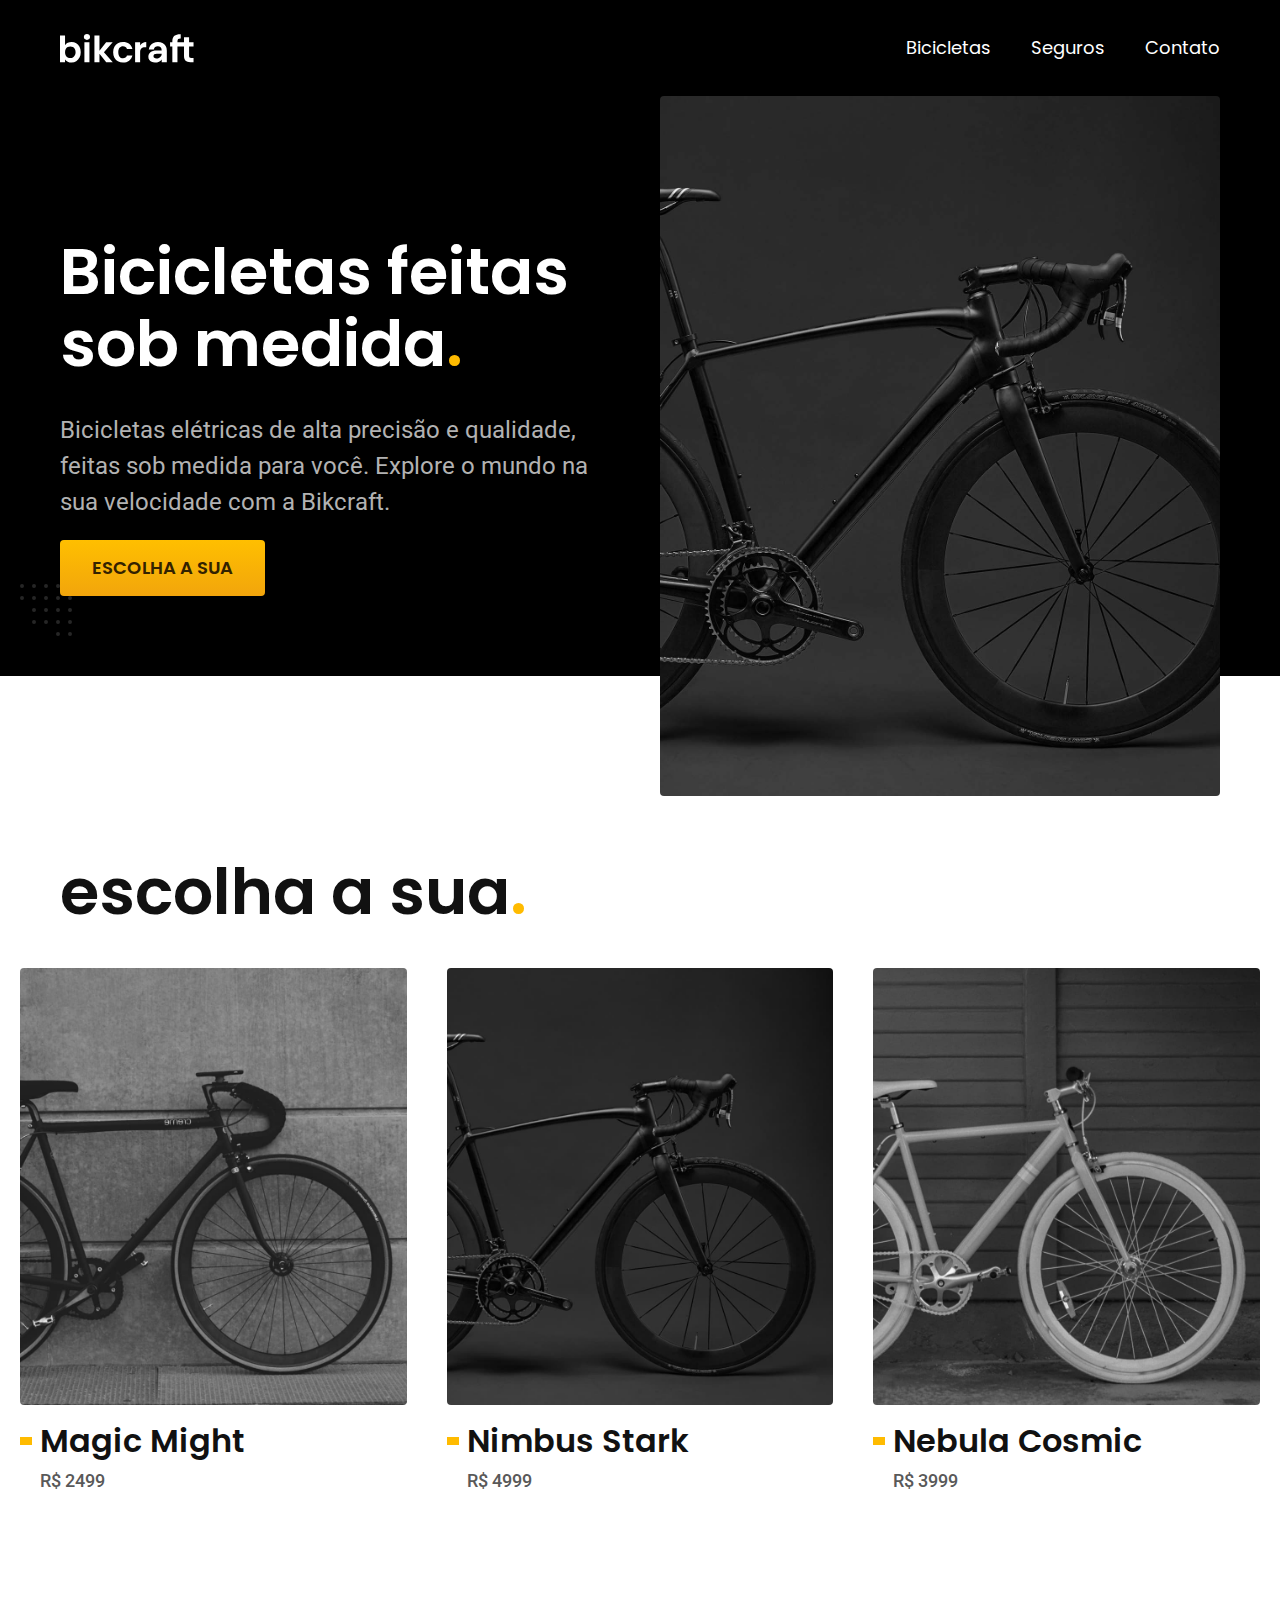
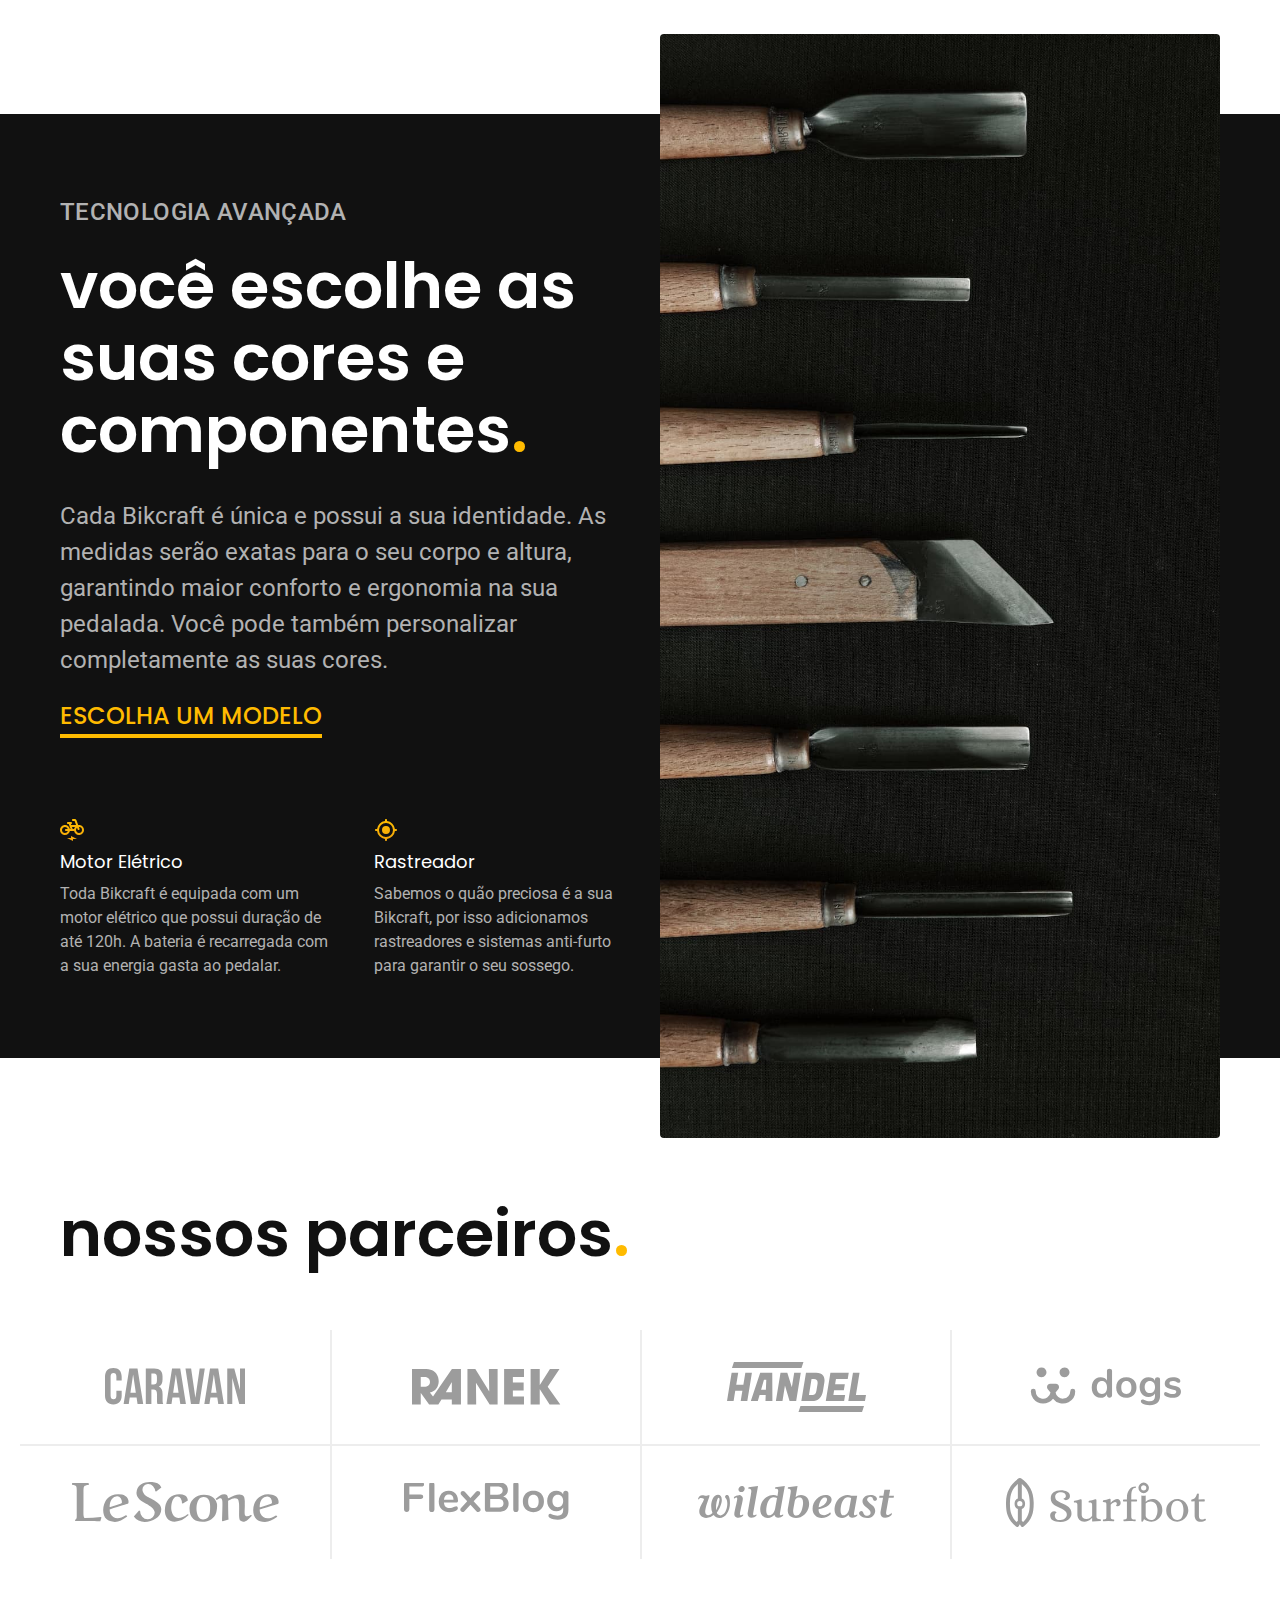
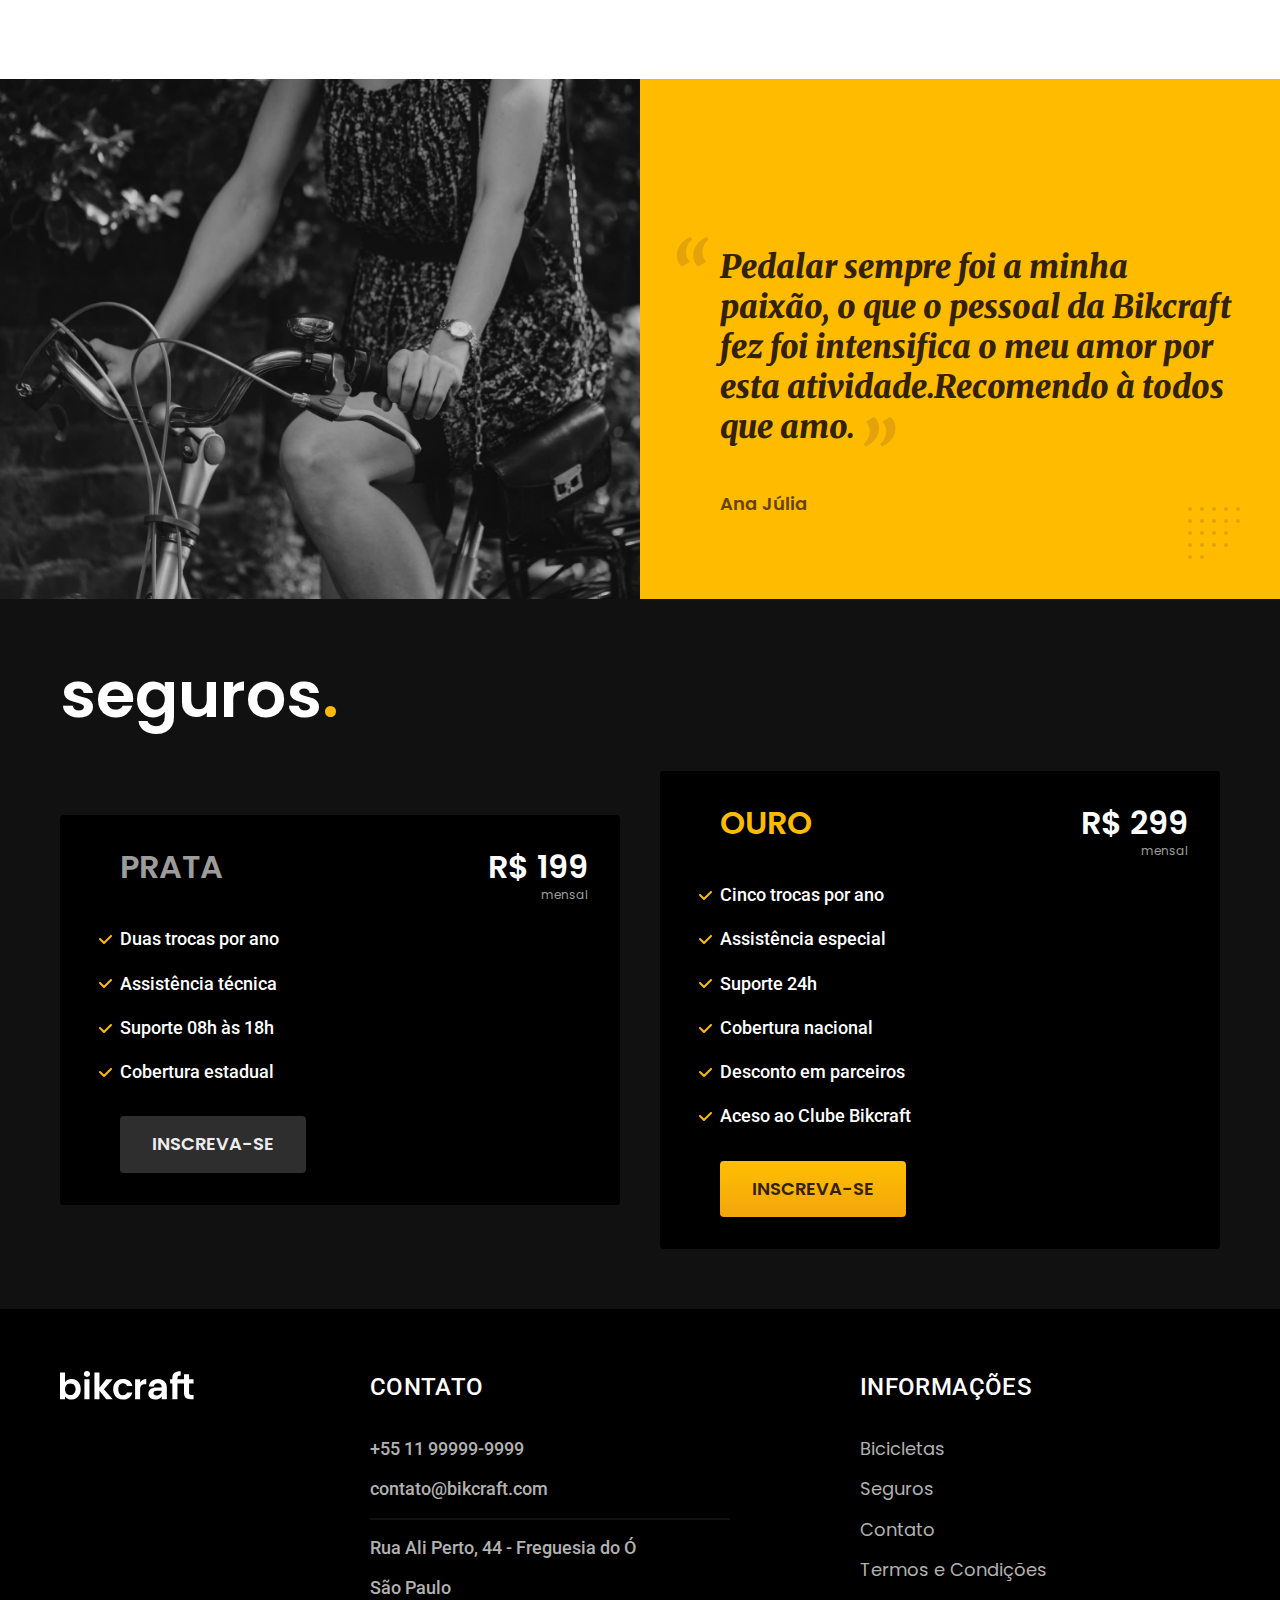
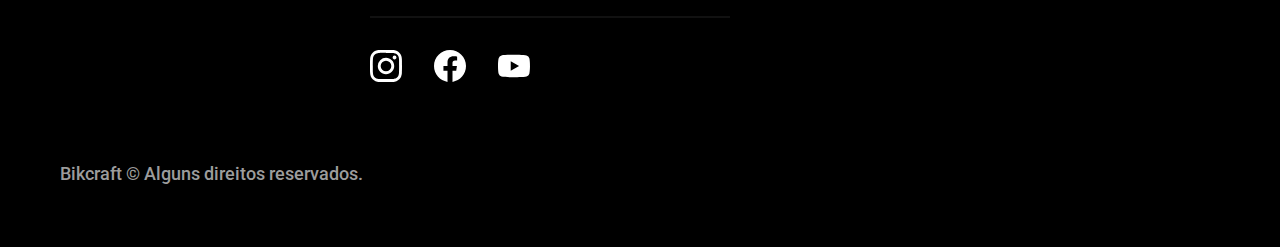
<file: index.html>
<!DOCTYPE html>
<html lang="pt-br">
  <head>
    <meta charset="UTF-8" />
    <meta http-equiv="X-UA-Compatible" content="IE=edge" />
    <meta name="viewport" content="width=device-width, initial-scale=1.0" />
    <title>Bikcraft - Bicicletas Elétricas</title>
    <meta
      name="description"
      content="Bicicletas elétricas de alta precisão e qualidade,  feitas sob medida para o cliente. Explore o mundo na sua velocidade com a Bikcraft."
    />

    <link rel="icon" href="./favicon.svg" type="image/svg+xml">
    <link rel="preload" href="./css/style.min.css" as="style" />
    <link rel="stylesheet" href="./css/style.min.css" />

    <link rel="preconnect" href="https://fonts.googleapis.com" />
    <link rel="preconnect" href="https://fonts.gstatic.com" crossorigin />
    <link
      href="https://fonts.googleapis.com/css2?family=Merriweather:ital,wght@1,900&family=Poppins:wght@400;600&family=Roboto:wght@400;500&display=swap"
      rel="stylesheet"
    />

    <script>document.documentElement.classList.add("js");</script>
  </head>

  <body>
    <header class="header-bg">
      <div class="header container">
        <a href="./">
          <img
            src="./img/bikcraft.svg"
            width="136"
            height="32"
            alt="Bikcraft"
          />
        </a>

        <nav aria-label="primaria">
          <ul class="header-menu font-1-m cor-0">
            <li><a href="./bicicletas.html">Bicicletas</a></li>
            <li><a href="./seguros.html">Seguros</a></li>
            <li><a href="./contato.html">Contato</a></li>
          </ul>
        </nav>
      </div>
    </header>

    <main class="introducao-bg">
      <div class="introducao container">
        <div class="introducao-conteudo">
          <h1 class="font-1-xxl cor-0 fadeInDown" data-anime="200">
            Bicicletas feitas sob medida<span class="cor-p1">.</span>
          </h1>
          <p class="font-2-l cor-5 fadeInDown" data-anime="400">
            Bicicletas elétricas de alta precisão e qualidade, feitas sob medida
            para você. Explore o mundo na sua velocidade com a Bikcraft.
          </p>
          <a class="botao fadeInDown" data-anime="600" href="./bicicletas.html"
            >Escolha a sua</a
          >
        </div>
        <picture class="fadeInDown" fadeInDown data-anime="800">
          <source
            media="(max-width: 800px)"
            srcset="./img/bicicletas/nimbus.jpg"
          />
          <img
            src="./img/fotos/introducao.jpg"
            width="1280"
            height="1600"
            alt="Bicicleta elétrica preta."
          />
        </picture>
      </div>
    </main>

    <article class="bicicletas-lista">
      <h2 class="container font-1-xxl">
        escolha a sua<span class="cor-p1">.</span>
      </h2>

      <ul>
        <li>
          <a href="./bicicletas/magic.html">
            <img
              src="./img/bicicletas/magic-home.jpg"
              width="920"
              height="1040"
              alt="Bicicleta preta"
            />
            <h3 class="font-1-xl">Magic Might</h3>
            <span class="font-2-m cor-8">R$ 2499</span>
          </a>
        </li>
        <li>
          <a href="./bicicletas/nimbus.html">
            <img
              src="./img/bicicletas/nimbus-home.jpg"
              width="920"
              height="1040"
              alt="Bicicleta preta"
            />
            <h3 class="font-1-xl">Nimbus Stark</h3>
            <span class="font-2-m cor-8">R$ 4999</span>
          </a>
        </li>
        <li>
          <a href="./bicicletas/nebula.html">
            <img
              src="./img/bicicletas/nebula-home.jpg"
              width="920"
              height="1040"
              alt="Bicicleta preta"
            />
            <h3 class="font-1-xl">Nebula Cosmic</h3>
            <span class="font-2-m cor-8">R$ 3999</span>
          </a>
        </li>
      </ul>
    </article>

    <article class="tecnologia-bg">
      <div class="tecnologia container">
        <div class="tecnologia-conteudo">
          <span class="font-2-l-b cor-5">Tecnologia Avançada</span>
          <h2 class="font-1-xxl cor-0">
            você escolhe as suas cores e componentes<span class="cor-p1"
              >.</span
            >
          </h2>
          <p class="font-2-l cor-5">
            Cada Bikcraft é única e possui a sua identidade. As medidas serão
            exatas para o seu corpo e altura, garantindo maior conforto e
            ergonomia na sua pedalada. Você pode também personalizar
            completamente as suas cores.
          </p>
          <a class="link" href="./bicicletas.html">Escolha um modelo</a>
          <div class="tecnologia-vantagens">
            <div>
              <img
                src="./img/icones/eletrica.svg"
                width="24"
                height="24"
                alt=""
              />
              <h3 class="font-1-m cor-0">Motor Elétrico</h3>
              <p class="font-2-s cor-5">
                Toda Bikcraft é equipada com um motor elétrico que possui
                duração de até 120h. A bateria é recarregada com a sua energia
                gasta ao pedalar.
              </p>
            </div>
            <div>
              <img
                src="./img/icones/rastreador.svg"
                width="24"
                height="24"
                alt=""
              />
              <h3 class="font-1-m cor-0">Rastreador</h3>
              <p class="font-2-s cor-5">
                Sabemos o quão preciosa é a sua Bikcraft, por isso adicionamos
                rastreadores e sistemas anti-furto para garantir o seu sossego.
              </p>
            </div>
          </div>
        </div>
        <div class="tecnologia-imagem">
          <img
            src="./img/fotos/tecnologia.jpg"
            width="1200"
            height="1920"
            alt=""
          />
        </div>
      </div>
    </article>

    <section class="parceiros" aria-label="Nossos parceiros">
      <h2 class="container font-1-xxl">
        nossos parceiros<span class="cor-p1">.</span>
      </h2>

      <ul>
        <li>
          <img
            src="./img/parceiros/caravan.svg"
            alt="logo-empresa-caravan"
            width="140"
            height="38"
            ="caravan"
          />
        </li>
        <li>
          <img
            src="./img/parceiros/ranek.svg"
            alt="logo-empresa-ranek"
            width="149"
            height="36"
            ="ranek"
          />
        </li>
        <li>
          <img
            src="./img/parceiros/handel.svg"
            alt="logo-empresa-handel"
            width="139"
            height="50"
            ="randel"
          />
        </li>
        <li>
          <img
            src="./img/parceiros/dogs.svg"
            width="152"
            height="39"
            ="dogs"
            alt="logo-empresa-dogs"
          />
        </li>
        <li>
          <img
            src="./img/parceiros/lescone.svg"
            alt="logo-empresa-lescone"
            width="208"
            height="41"
            ="lescone"
          />
        </li>
        <li>
          <img
            src="./img/parceiros/flexblog.svg"
            alt="logo-empresa-flexblog"
            width="165"
            height="38"
            ="flexblog"
          />
        </li>
        <li>
          <img
            src="./img/parceiros/wildbeast.svg"
            alt="logo-empresa-wildbeast"
            width="196"
            height="34"
            ="wildbeast"
          />
        </li>
        <li>
          <img
            src="./img/parceiros/surfbot.svg"
            alt="logo-empresa-surfbot"
            width="200"
            height="49"
            ="surfbot"
          />
        </li>
      </ul>
    </section>

    <section class="depoimento" aria-label="Depoimento">
      <div>
        <img
          src="./img/fotos/depoimento.jpg"
          width="1560"
          height="1360"
          alt="Pessoa pedalando uma bicicleta Bikcraft"
        />
      </div>
      <div class="depoimento-conteudo">
        <blockquote class="font-1-xl cor-p5">
          <p>
            Pedalar sempre foi a minha paixão, o que o pessoal da Bikcraft fez
            foi intensifica o meu amor por esta atividade.Recomendo à todos que
            amo.
          </p>
          <span class="font-1-m-b cor-p4">Ana Júlia</span>
        </blockquote>
      </div>
    </section>

    <article class="seguros-bg">
      <div class="seguros container">
        <h2 class="font-1-xxl cor-0">seguros<span class="cor-p1">.</span></h2>
        <div class="seguros-item">
          <h3 class="font-1-xl cor-6">PRATA</h3>
          <span class="font-1-xl cor-0"
            >R$ 199 <span class="font-1-xs cor-6">mensal</span></span
          >
          <ul class="font-2-m cor-0">
            <li>Duas trocas por ano</li>
            <li>Assistência técnica</li>
            <li>Suporte 08h às 18h</li>
            <li>Cobertura estadual</li>
          </ul>
          <a class="botao secundario" href="./orcamento.html?tipo=seguro&produto=prata">Inscreva-se</a>
        </div>

        <div class="seguros-item">
          <h3 class="font-1-xl cor-p1">OURO</h3>
          <span class="font-1-xl cor-0"
            >R$ 299 <span class="font-1-xs cor-6">mensal</span></span
          >
          <ul class="font-2-m cor-0">
            <li>Cinco trocas por ano</li>
            <li>Assistência especial</li>
            <li>Suporte 24h</li>
            <li>Cobertura nacional</li>
            <li>Desconto em parceiros</li>
            <li>Aceso ao Clube Bikcraft</li>
          </ul>
          <a class="botao" href="./orcamento.html?tipo=seguro&produto=ouro">Inscreva-se</a>
        </div>
      </div>
    </article>

    <footer class="footer-bg">
      <div class="footer container">
        <img src="./img/bikcraft.svg" width="136" height="32" alt="Bikcraft" />
        <div class="footer-contato">
          <h3 class="font-2-l-b cor-0">Contato</h3>
          <ul class="font-2-m cor-5">
            <li><a href="tel:+551199999999">+55 11 99999-9999</a></li>
            <li>
              <a href="mailto:contato@bikcraft.com">contato@bikcraft.com</a>
            </li>
            <li>Rua Ali Perto, 44 - Freguesia do Ó</li>
            <li>São Paulo</li>
          </ul>
          <div class="footer-redes">
            <a href="./">
              <img
                src="./img/redes/instagram.svg"
                width="32"
                height="32"
                alt="Instagram"
              />
            </a>
            <a href="./">
              <img
                src="./img/redes/facebook.svg"
                width="32"
                height="32"
                alt="Facebook"
              />
            </a>
            <a href="./">
              <img
                src="./img/redes/youtube.svg"
                width="32"
                height="32"
                alt="YouTube"
              />
            </a>
          </div>
        </div>
        <div class="footer-informacoes">
          <h3 class="font-2-l-b cor-0">Informações</h3>
          <nav>
            <ul class="font-1-m cor-5">
              <li><a href="./bicicletas.html">Bicicletas</a></li>
              <li><a href="./seguros.html">Seguros</a></li>
              <li><a href="./contato.html">Contato</a></li>
              <li><a href="./termos.html">Termos e Condições</a></li>
            </ul>
          </nav>
        </div>
        <p class="footer-copy font-2-m cor-6">
          Bikcraft © Alguns direitos reservados.
        </p>
      </div>
    </footer>

    <script src="./js/plugins/simple-anime.js"></script>
    <script src="./js/script.js"></script>
    
  </body>
</html>
</file>
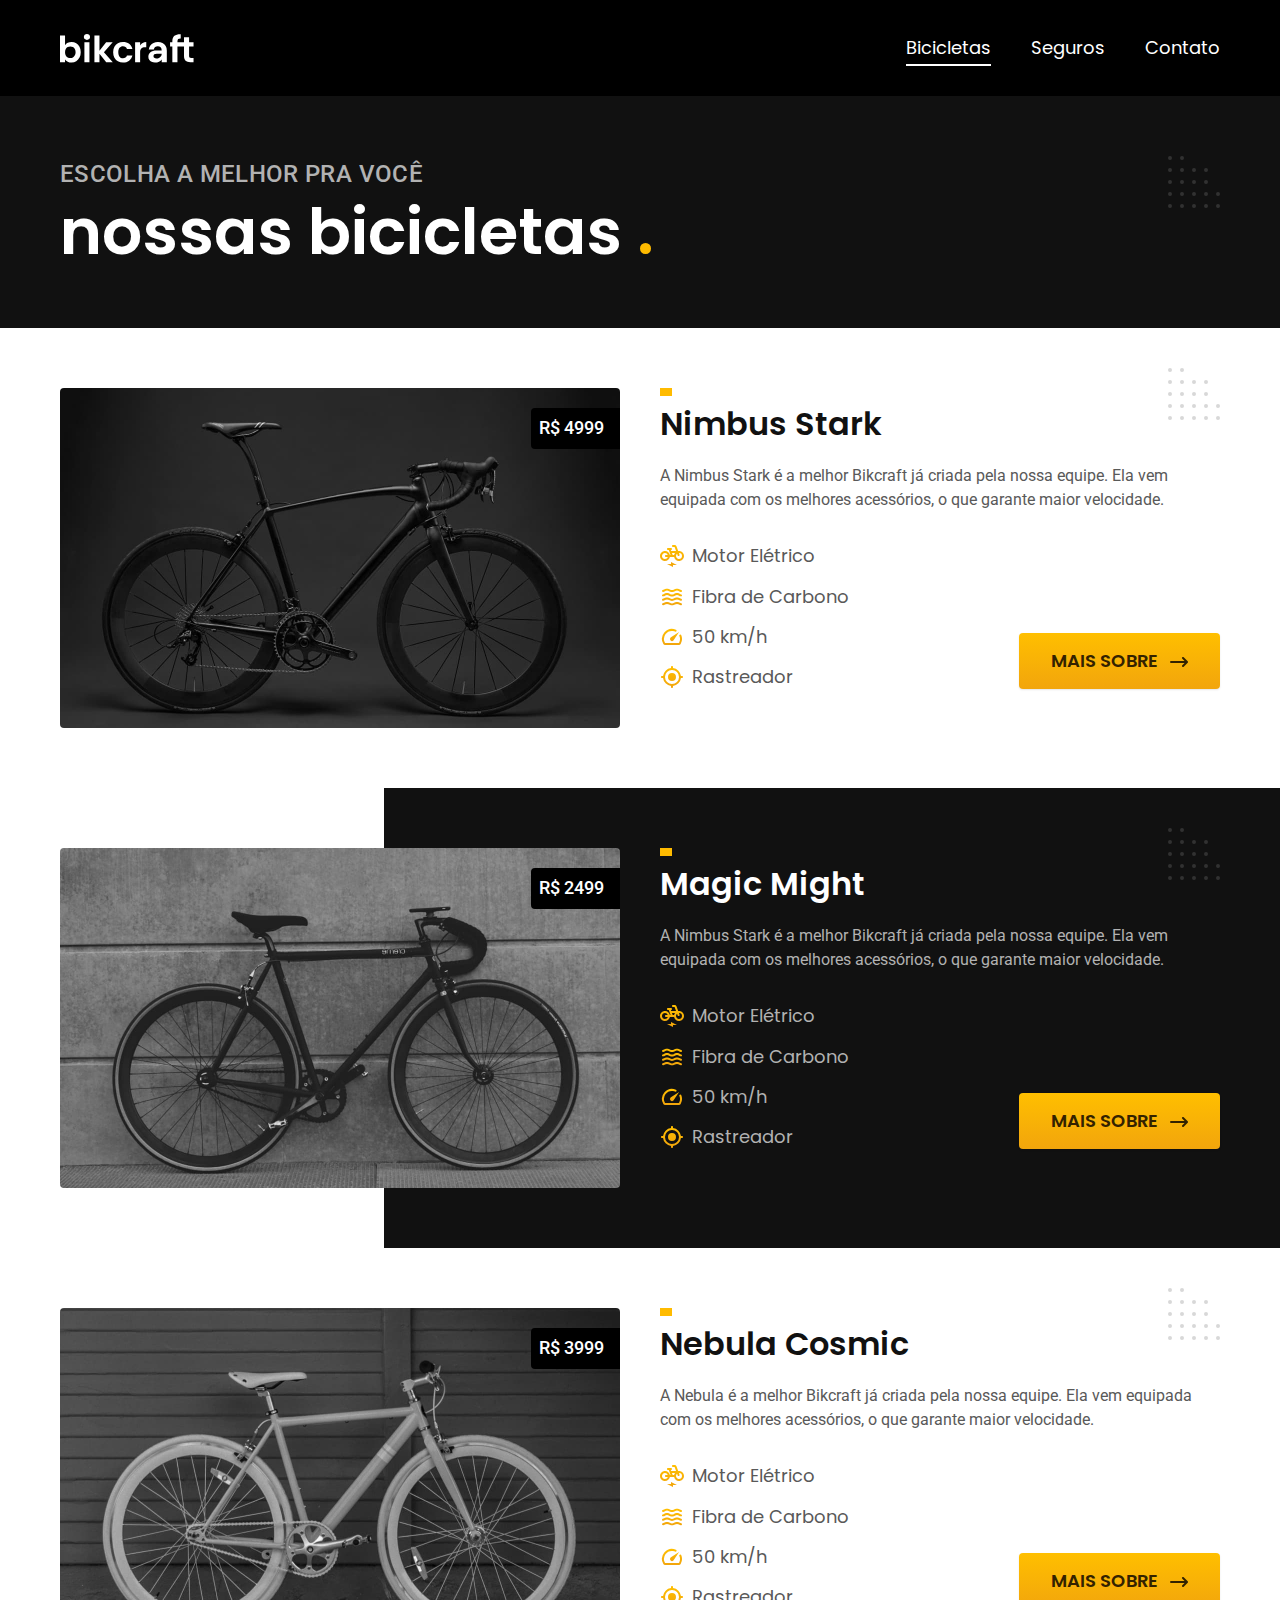
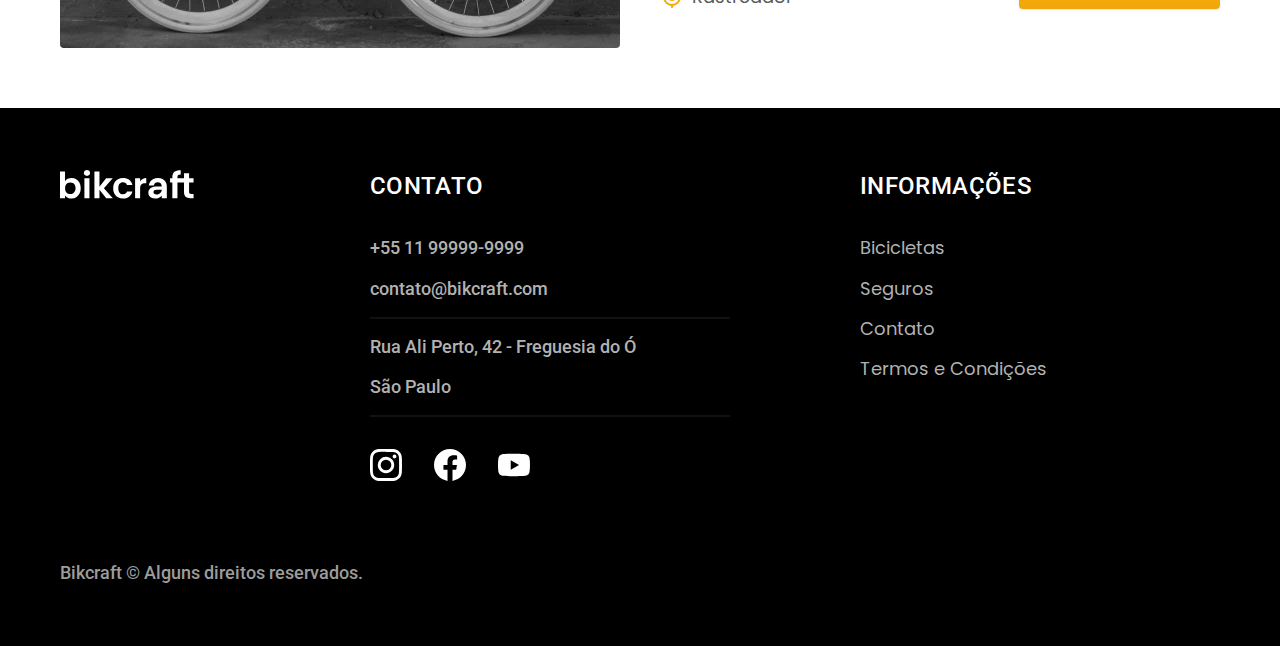
<file: bicicletas.html>
<!DOCTYPE html>
<html lang="pt-br">
  <head>
    <meta charset="UTF-8" />
    <meta http-equiv="X-UA-Compatible" content="IE=edge" />
    <meta name="viewport" content="width=device-width, initial-scale=1.0" />
    <title>Bicicletas | Bikcraft</title>
    <meta name="description" content="Termos e Condições" />
    <link rel="icon" href="./favicon.svg" type="image/svg+xml">
    <link rel="preload" href="./css/style.min.css" as="style" />
    <link rel="stylesheet" href="./css/style.min.css" />

    <link rel="preconnect" href="https://fonts.googleapis.com" />
    <link rel="preconnect" href="https://fonts.gstatic.com" crossorigin />
    <link
      href="https://fonts.googleapis.com/css2?family=Merriweather:ital,wght@1,900&family=Poppins:wght@400;600&family=Roboto:wght@400;500&display=swap"
      rel="stylesheet"
    />
   <script>document.documentElement.classList.add('js') </script>
  </head>

  <body id="bicicletas">
    <header class="header-bg">
      <div class="header container">
        <a href="./">
          <img src="./img/bikcraft.svg" alt="Bikcraft" />
        </a>

        <nav aria-label="primaria">
          <ul class="header-menu font-1-m cor-0">
            <li><a href="./bicicletas.html">Bicicletas</a></li>
            <li><a href="./seguros.html">Seguros</a></li>
            <li><a href="./contato.html">Contato</a></li>
          </ul>
        </nav>
      </div>
    </header>

    <main>
      <div class="titulo-bg">
        <div class="titulo container">
          <p class="font-2-l-b cor-5">Escolha a melhor pra você</p>
          <h1 class="font-1-xxl cor-0">
            nossas bicicletas <span class="cor-p1">.</span>
          </h1>
        </div>
      </div>

      <div class="bicicletas container">
        <div class="bicicletas-imagem">
          <img
            src="./img/bicicletas/nimbus.jpg"
            alt="Bicicleta preta"
            width="1120"
            height="680"
          />
          <span class="font-2-m cor-0">R$ 4999</span>
        </div>
        <div class="bicicletas-conteudo">
          <h2 class="font-1-xl">Nimbus Stark</h2>
          <p class="font-2-s cor-8">
            A Nimbus Stark é a melhor Bikcraft já criada pela nossa equipe. Ela
            vem equipada com os melhores acessórios, o que garante maior
            velocidade.
          </p>
          <ul class="font-1-m cor-8">
            <li>
              <img
                src="./img/icones/eletrica.svg"
                alt="icone"
                width="32"
                height="32"
              />
              Motor Elétrico
            </li>
            <li>
              <img
                src="./img/icones/carbono.svg"
                alt="icone"
                width="32"
                height="32"
              />
              Fibra de Carbono
            </li>
            <li>
              <img
                src="./img/icones/velocidade.svg"
                alt="icone"
                width="32"
                height="32"
              />
              50 km/h
            </li>
            <li>
              <img
                src="./img/icones/rastreador.svg"
                alt="icone"
                width="32"
                height="32"
              />
              Rastreador
            </li>
          </ul>
          <a class="botao seta" href="./bicicletas/nimbus.html">Mais Sobre</a>
        </div>
      </div>

      <div class="bicicletas-bg">
        <div class="bicicletas container">
          <div class="bicicletas-imagem">
            <img
              src="./img/bicicletas/magic.jpg"
              alt="Bicicleta preta"
              width="1120"
              height="680"
            />
            <span class="font-2-m cor-0">R$ 2499</span>
          </div>
          <div class="bicicletas-conteudo">
            <h2 class="font-1-xl cor-0">Magic Might</h2>
            <p class="font-2-s cor-5">
              A Nimbus Stark é a melhor Bikcraft já criada pela nossa equipe.
              Ela vem equipada com os melhores acessórios, o que garante maior
              velocidade.
            </p>
            <ul class="font-1-m cor-5">
              <li>
                <img
                  src="./img/icones/eletrica.svg"
                  alt="icone"
                  width="32"
                  height="32"
                />
                Motor Elétrico
              </li>
              <li>
                <img
                  src="./img/icones/carbono.svg"
                  alt="icone"
                  width="32"
                  height="32"
                />
                Fibra de Carbono
              </li>
              <li>
                <img
                  src="./img/icones/velocidade.svg"
                  alt="icone"
                  width="32"
                  height="32"
                />
                50 km/h
              </li>
              <li>
                <img
                  src="./img/icones/rastreador.svg"
                  alt="icone"
                  width="32"
                  height="32"
                />
                Rastreador
              </li>
            </ul>
            <a class="botao seta" href="./bicicletas/magic.html">Mais Sobre</a>
          </div>
        </div>
      </div>

      <div class="bicicletas container">
        <div class="bicicletas-imagem">
          <img
            src="./img/bicicletas/nebula.jpg"
            alt="Bicicleta preta"
            width="1120"
            height="680"
          />
          <span class="font-2-m cor-0">R$ 3999</span>
        </div>
        <div class="bicicletas-conteudo">
          <h2 class="font-1-xl">Nebula Cosmic</h2>
          <p class="font-2-s cor-8">
            A Nebula é a melhor Bikcraft já criada pela nossa equipe. Ela vem
            equipada com os melhores acessórios, o que garante maior velocidade.
          </p>
          <ul class="font-1-m cor-8">
            <li>
              <img
                src="./img/icones/eletrica.svg"
                alt="icone"
                width="32"
                height="32"
              />
              Motor Elétrico
            </li>
            <li>
              <img
                src="./img/icones/carbono.svg"
                alt="icone"
                width="32"
                height="32"
              />
              Fibra de Carbono
            </li>
            <li>
              <img
                src="./img/icones/velocidade.svg"
                alt="icone"
                width="32"
                height="32"
              />
              50 km/h
            </li>
            <li>
              <img
                src="./img/icones/rastreador.svg"
                alt="icone"
                width="32"
                height="32"
              />
              Rastreador
            </li>
          </ul>
          <a class="botao seta" href="./bicicletas/nebula.html">Mais Sobre</a>
        </div>
      </div>
    </main>

    <footer class="footer-bg">
      <div class="footer container">
        <img src="./img/bikcraft.svg" alt="Bikcraft" width="136" height="32" />
        <div class="footer-contato">
          <h3 class="font-2-l-b cor-0">Contato</h3>
          <ul class="font-2-m cor-5">
            <li><a href="tel:+551199999999">+55 11 99999-9999</a></li>
            <li>
              <a href="mailto:contato@bikcraft.com">contato@bikcraft.com</a>
            </li>
            <li>Rua Ali Perto, 42 - Freguesia do Ó</li>
            <li>São Paulo</li>
          </ul>
          <div class="footer-redes">
            <a href="./">
              <img
                src="./img/redes/instagram.svg"
                alt="Instagram"
                width="32"
                height="32"
              />
            </a>
            <a href="./">
              <img
                src="./img/redes/facebook.svg"
                alt="Facebook"
                width="32"
                height="32"
              />
            </a>
            <a href="./">
              <img
                src="./img/redes/youtube.svg"
                alt="YouTube"
                width="32"
                height="32"
              />
            </a>
          </div>
        </div>
        <div class="footer-informacoes">
          <h3 class="font-2-l-b cor-0">Informações</h3>
          <nav>
            <ul class="font-1-m cor-5">
              <li><a href="./bicicletas.html">Bicicletas</a></li>
              <li><a href="./seguros.html">Seguros</a></li>
              <li><a href="./contato.html">Contato</a></li>
              <li><a href="./termos.html">Termos e Condições</a></li>
            </ul>
          </nav>
        </div>
        <p class="footer-copy font-2-m cor-6">
          Bikcraft © Alguns direitos reservados.
        </p>
      </div>
    </footer>
    <script src="./js/script.js"></script>
  </body>
</html>
</file>
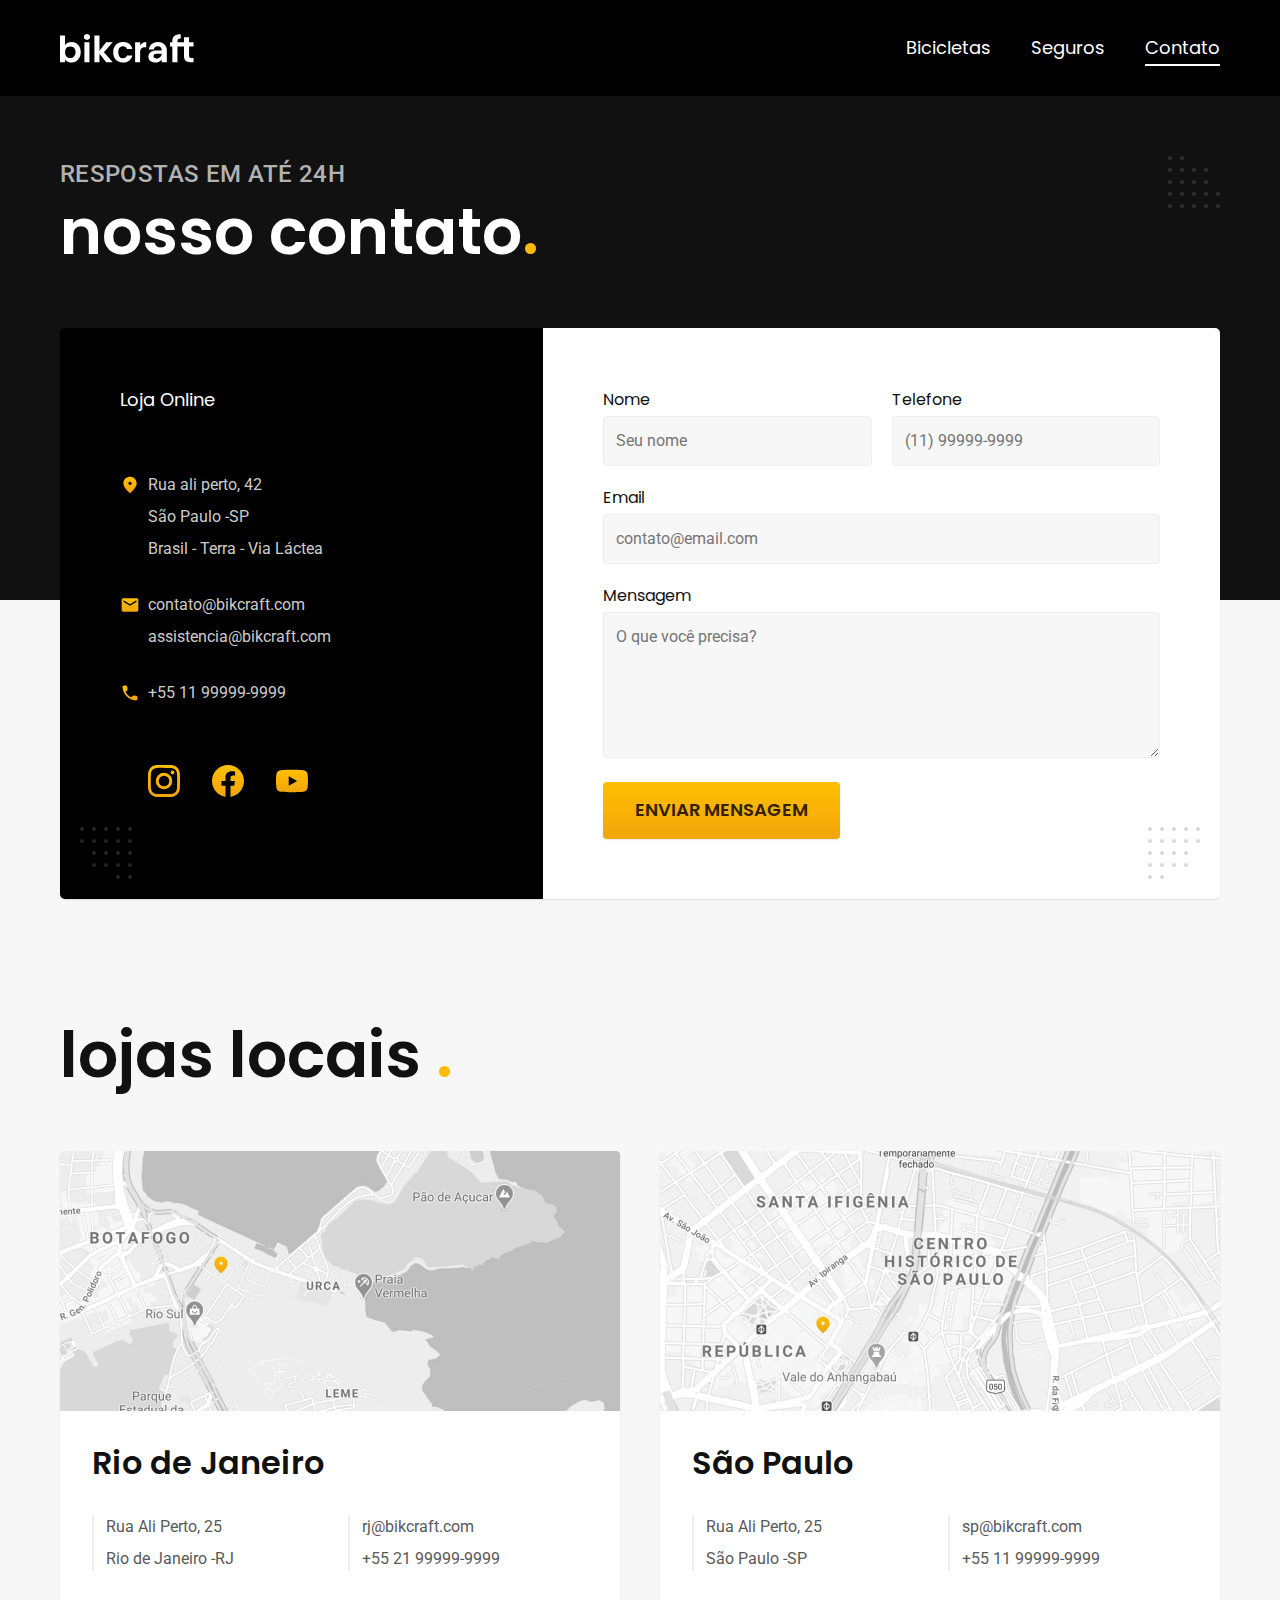
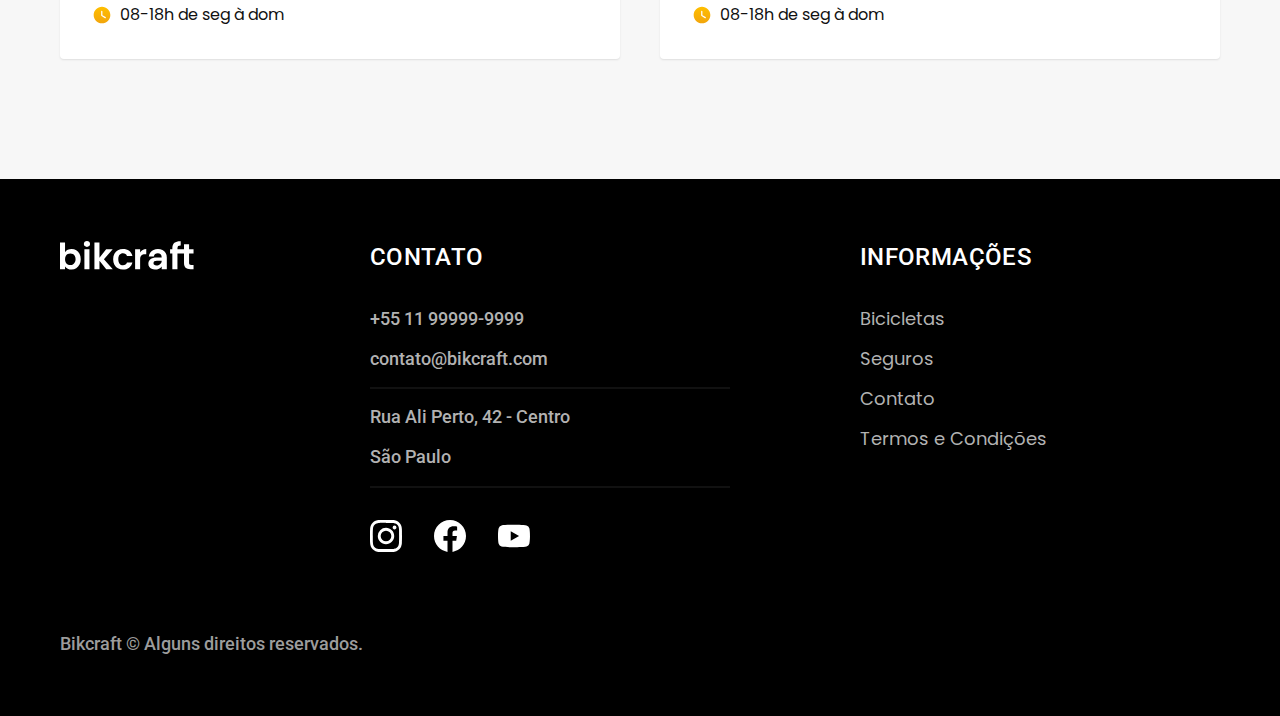
<file: contato.html>
<!DOCTYPE html>
<html lang="pt-br">
  <head>
    <meta charset="UTF-8" />
    <meta http-equiv="X-UA-Compatible" content="IE=edge" />
    <meta name="viewport" content="width=device-width, initial-scale=1.0" />
    <title>Contato | Bikcraft</title>
    <meta name="description" content="Contato" />
    <link rel="icon" href="./favicon.svg" type="image/svg+xml">
    <link rel="preload" href="./css/style.min.css" as="style" />
    <link rel="stylesheet" href="./css/style.min.css" />

    <link rel="preconnect" href="https://fonts.googleapis.com" />
    <link rel="preconnect" href="https://fonts.gstatic.com" crossorigin />
    <link
      href="https://fonts.googleapis.com/css2?family=Merriweather:ital,wght@1,900&family=Poppins:wght@400;600&family=Roboto:wght@400;500&display=swap"
      rel="stylesheet"
    />
   <script>document.documentElement.classList.add('js') </script>
  </head>

  <body id="contato">
    <header class="header-bg">
      <div class="header container">
        <a href="./">
          <img
            src="./img/bikcraft.svg"
            alt="Bikcraft"
            width="136"
            height="32"
          />
        </a>

        <nav aria-label="primaria">
          <ul class="header-menu font-1-m cor-0">
            <li><a href="./bicicletas.html">Bicicletas</a></li>
            <li><a href="./seguros.html">Seguros</a></li>
            <li><a href="./contato.html">Contato</a></li>
          </ul>
        </nav>
      </div>
    </header>

    <main>
      <div class="titulo-bg">
        <div class="titulo container">
          <p class="font-2-l-b cor-5">Respostas em até 24h</p>
          <h1 class="font-1-xxl cor-0">
            nosso contato<span class="cor-p1">.</span>
          </h1>
        </div>
      </div>

      <div class="contato container">
        <section class="contato-dados" aria-label="Endereço">
          <h2 class="font-1-m cor-0">Loja Online</h2>
          <div class="contato-endereco font-2-s cor-4">
            <p>Rua ali perto, 42</p>
            <p>São Paulo -SP</p>
            <p>Brasil - Terra - Via Láctea</p>
          </div>
          <address class="contato-meios font-2-s cor-4">
            <a href="mailto:contato@bikcraft.com">contato@bikcraft.com</a>
            <a href="mailto:assistencia@bikcraft.com"
              >assistencia@bikcraft.com</a
            >
            <a href="tel:551199999-9999">+55 11 99999-9999</a>
          </address>
          <div class="contato-redes">
            <a href="./">
              <img
                src="./img/redes/instagram-p.svg"
                alt="Instagram"
                width="32"
                height="32"
              />
            </a>
            <a href="./">
              <img
                src="./img/redes/facebook-p.svg"
                alt="Facebook"
                width="32"
                height="32"
              />
            </a>
            <a href="./">
              <img
                src="./img/redes/youtube-p.svg"
                alt="YouTube"
                width="32"
                height="32"
              />
            </a>
          </div>
        </section>
        <section class="contato-formulario" aria-label="Formulário">
          <form class="form" action="./contato.html">
            <div>
              <label for="nome">Nome</label>
              <input type="text" id="nome" name="nome" placeholder="Seu nome" />
            </div>
            <div>
              <label for="telefone">Telefone</label>
              <input
                type="text"
                id="telefone"
                name="telefone"
                placeholder="(11) 99999-9999"
              />
            </div>
            <div class="col-2">
              <label for="email">Email</label>
              <input
                type="email"
                id="email"
                name="email"
                placeholder="contato@email.com"
              />
            </div>
            <div class="col-2">
              <label for="mensagem">Mensagem</label>
              <textarea
                rows="5"
                id="mensagem"
                name="mensagem"
                placeholder="O que você precisa?"
              ></textarea>
            </div>
            <button class="botao col-2">Enviar Mensagem</button>
          </form>
        </section>
      </div>
    </main>

    <article class="lojas container">
      <h2 class="font-1-xxl">lojas locais <span class="cor-p1">.</span></h2>
      <div class="lojas-item">
        <img
          src="./img/lojas/rj.jpg"
          alt="mapa marcando o endereço em Rua Ali Perto, 25 - Rio de Janeiro -RJ"
          width="1120"
          height="520"
        />
        <div class="lojas-conteudo">
          <h3 class="font-1-xl">Rio de Janeiro</h3>
          <div class="lojas-dados font-2-s cor-8">
            <p>Rua Ali Perto, 25</p>
            <p>Rio de Janeiro -RJ</p>
          </div>
          <div class="lojas-dados font-2-s cor-8">
            <a href="mailto:rj@bikcraft.com">rj@bikcraft.com</a>
            <a href="tel:552199999-9999">+55 21 99999-9999</a>
          </div>
          <p class="lojas-tempo font-1-s">
            <img src="./img/icones/horario.svg" alt="" width="20" height="20" />
            08-18h de seg à dom
          </p>
        </div>
      </div>

      <div class="lojas-item">
        <img
          src="./img/lojas/sp.jpg"
          alt="mapa marcando o endereço em Rua Ali Perto, 25 - São Paulo -SP"
          width="1120"
          height="520"
        />
        <div class="lojas-conteudo">
          <h3 class="font-1-xl">São Paulo</h3>
          <div class="lojas-dados font-2-s cor-8">
            <p>Rua Ali Perto, 25</p>
            <p>São Paulo -SP</p>
          </div>
          <div class="lojas-dados font-2-s cor-8">
            <a href="mailto:sp@bikcraft.com">sp@bikcraft.com</a>
            <a href="tel:551199999-9999">+55 11 99999-9999</a>
          </div>
          <p class="lojas-tempo font-1-s">
            <img src="./img/icones/horario.svg" alt="" width="20" height="20" />
            08-18h de seg à dom
          </p>
        </div>
      </div>
    </article>

    <footer class="footer-bg">
      <div class="footer container">
        <img src="./img/bikcraft.svg" alt="Bikcraft" />
        <div class="footer-contato">
          <h3 class="font-2-l-b cor-0">Contato</h3>
          <ul class="font-2-m cor-5">
            <li><a href="tel:+551199999999">+55 11 99999-9999</a></li>
            <li>
              <a href="mailto:contato@bikcraft.com">contato@bikcraft.com</a>
            </li>
            <li>Rua Ali Perto, 42 - Centro</li>
            <li>São Paulo</li>
          </ul>
          <div class="footer-redes">
            <a href="./">
              <img
                src="./img/redes/instagram.svg"
                alt="Instagram"
                width="32"
                height="32"
              />
            </a>
            <a href="./">
              <img
                src="./img/redes/facebook.svg"
                alt="Facebook"
                width="32"
                height="32"
              />
            </a>
            <a href="./">
              <img
                src="./img/redes/youtube.svg"
                alt="YouTube"
                width="32"
                height="32"
              />
            </a>
          </div>
        </div>
        <div class="footer-informacoes">
          <h3 class="font-2-l-b cor-0">Informações</h3>
          <nav>
            <ul class="font-1-m cor-5">
              <li><a href="./bicicletas.html">Bicicletas</a></li>
              <li><a href="./seguros.html">Seguros</a></li>
              <li><a href="./contato.html">Contato</a></li>
              <li><a href="./termos.html">Termos e Condições</a></li>
            </ul>
          </nav>
        </div>
        <p class="footer-copy font-2-m cor-6">
          Bikcraft © Alguns direitos reservados.
        </p>
      </div>
    </footer>
    <script src="./js/script.js"></script>
  </body>
</html>
</file>
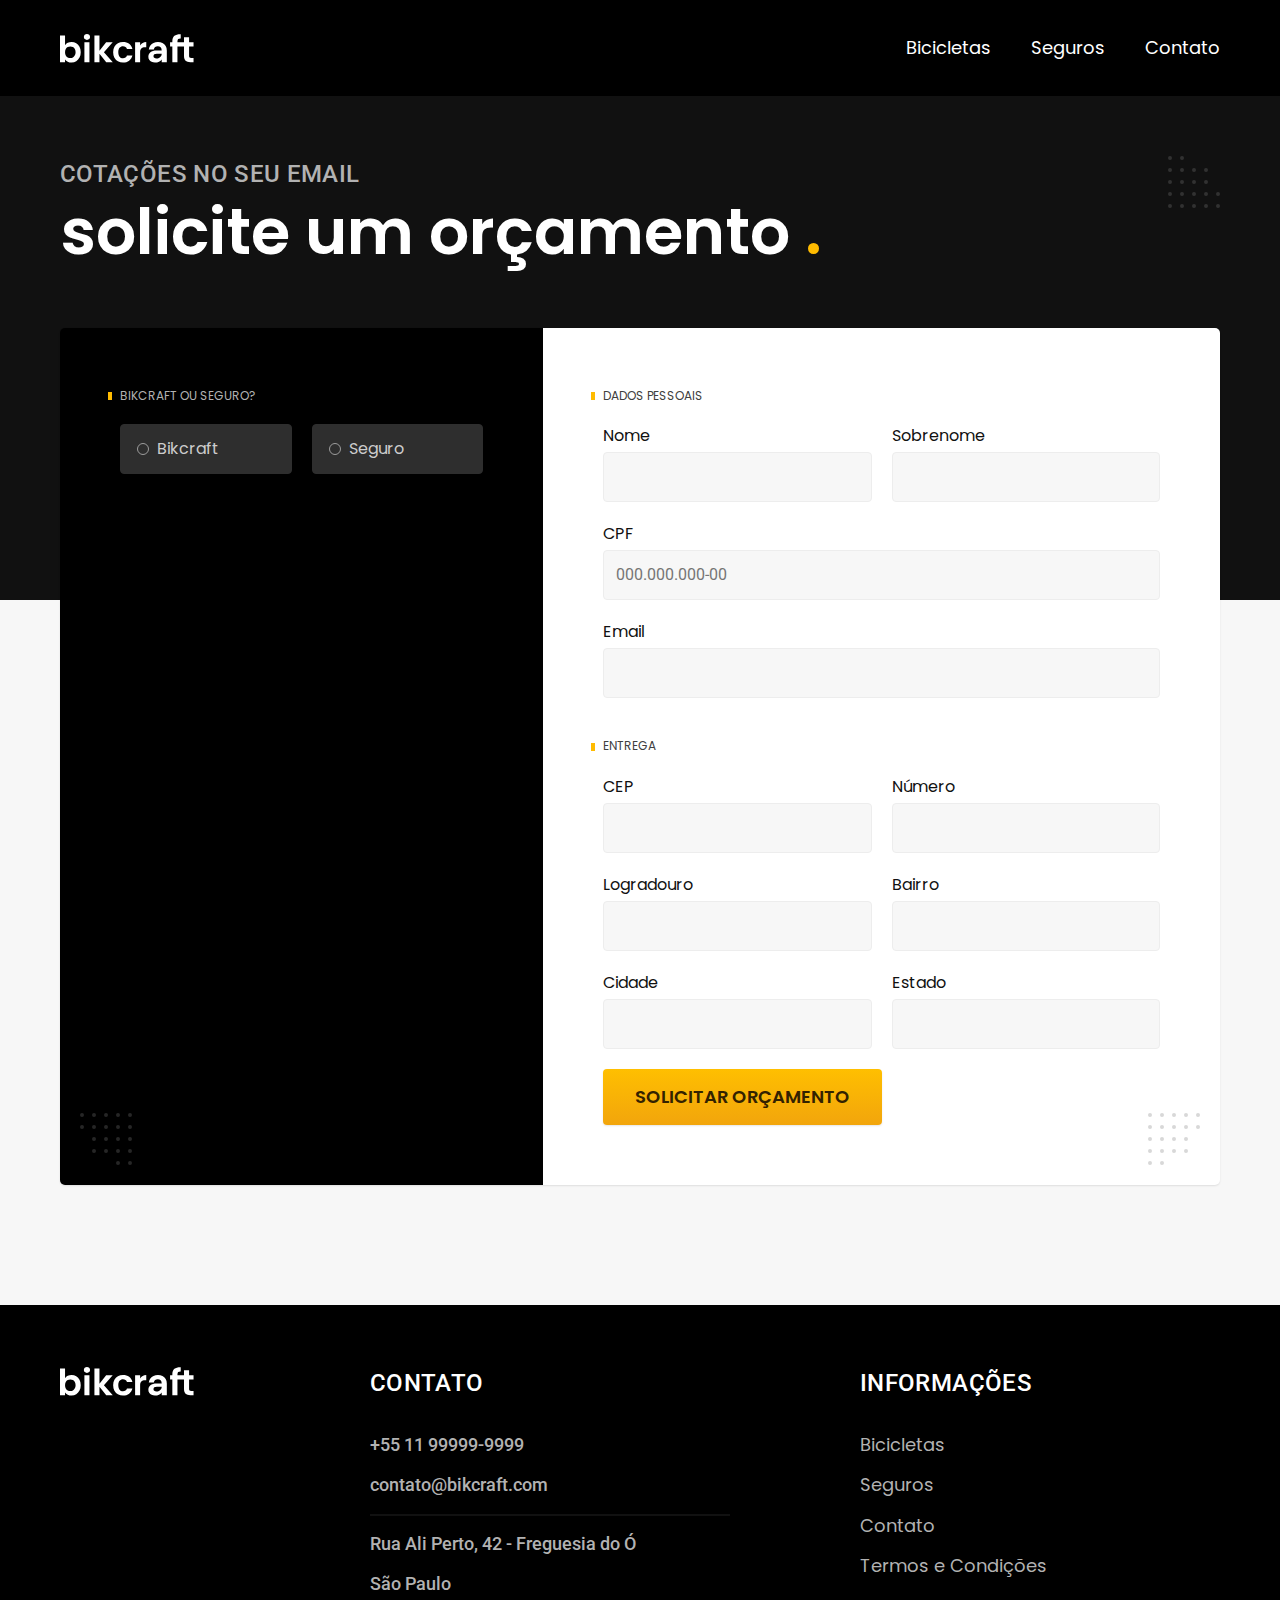
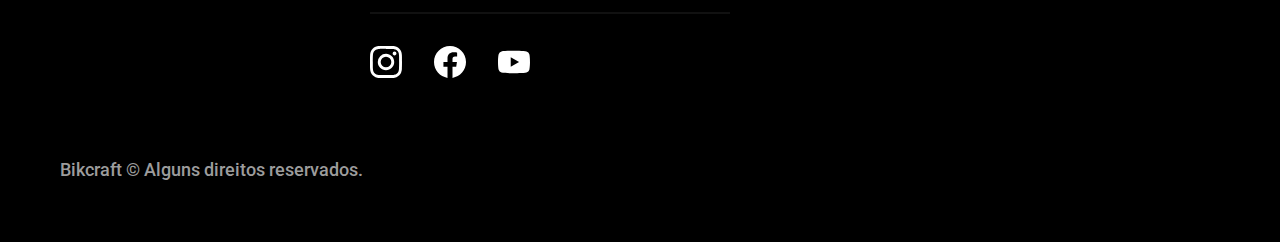
<file: orcamento.html>
<!DOCTYPE html>
<html lang="pt-br">
  <head>
    <meta charset="UTF-8" />
    <meta http-equiv="X-UA-Compatible" content="IE=edge" />
    <meta name="viewport" content="width=device-width, initial-scale=1.0" />
    <title>Orçamento | Bikcraft</title>
    <meta name="description" content="Orçamento" />
    <link rel="icon" href="./favicon.svg" type="image/svg+xml">
    <link rel="preload" href="./css/style.min.css" as="style" />
    <link rel="stylesheet" href="./css/style.min.css" />

    <link rel="preconnect" href="https://fonts.googleapis.com" />
    <link rel="preconnect" href="https://fonts.gstatic.com" crossorigin />
    <link
      href="https://fonts.googleapis.com/css2?family=Merriweather:ital,wght@1,900&family=Poppins:wght@400;600&family=Roboto:wght@400;500&display=swap"
      rel="stylesheet"
    />
   <script>document.documentElement.classList.add('js') </script>
  </head>

  <body id="orcamento">
    <header class="header-bg">
      <div class="header container">
        <a href="./">
          <img
            src="./img/bikcraft.svg"
            alt="Bikcraft"
            width="136"
            height="32"
          />
        </a>

        <nav aria-label="primaria">
          <ul class="header-menu font-1-m cor-0">
            <li><a href="./bicicletas.html">Bicicletas</a></li>
            <li><a href="./seguros.html">Seguros</a></li>
            <li><a href="./contato.html">Contato</a></li>
          </ul>
        </nav>
      </div>
    </header>

    <main>
      <div class="titulo-bg">
        <div class="titulo container">
          <p class="font-2-l-b cor-5">Cotações no seu email</p>
          <h1 class="font-1-xxl cor-0">
            solicite um orçamento <span class="cor-p1">.</span>
          </h1>
        </div>
      </div>

      <form class="orcamento container" action="./orcamento.html">
        <div class="orcamento-produto">
          <h2 class="font-1-xs cor-5">Bikcraft ou Seguro?</h2>

          <input type="radio" name="tipo" value="bikcraft" id="bikcraft" />
          <label for="bikcraft">Bikcraft</label>

          <input type="radio" name="tipo" value="seguro" id="seguro" />
          <label for="seguro">Seguro</label>

          <div class="orcamento-conteudo" id="orcamento-bikcraft">
            <h2 class="font-1-xs cor-5">Escolha a sua</h2>

            <input type="radio" name="produto" value="nimbus" id="nimbus" />
            <label for="nimbus">Nimbus Stark <span>R$ 4999</span></label>
            <div class="orcamento-detalhes">
              <ul class="font-1-xs cor-8">
                <li>
                  <img
                    src="./img/icones/eletrica.svg"
                    alt=""
                    width="32"
                    height="32"
                  />
                  Motor Elétrico
                </li>
                <li>
                  <img
                    src="./img/icones/carbono.svg"
                    alt=""
                    width="32"
                    height="32"
                  />
                  Fibra de Carbono
                </li>
                <li>
                  <img
                    src="./img/icones/velocidade.svg"
                    alt=""
                    width="32"
                    height="32"
                  />
                  50 km/h
                </li>
                <li>
                  <img
                    src="./img/icones/rastreador.svg"
                    alt=""
                    width="32"
                    height="32"
                  />
                  Rastreador
                </li>
              </ul>
              <img src="./img/bicicletas/nimbus.jpg" alt="Bicicleta preta" />
            </div>

            <input type="radio" name="produto" value="magic" id="magic" />
            <label for="magic">Magic Might <span>R$ 2499</span></label>
            <div class="orcamento-detalhes">
              <ul class="font-1-xs cor-8">
                <li>
                  <img
                    src="./img/icones/eletrica.svg"
                    alt=""
                    width="32"
                    height="32"
                  />
                  Motor Elétrico
                </li>
                <li>
                  <img
                    src="./img/icones/carbono.svg"
                    alt=""
                    width="32"
                    height="32"
                  />
                  Fibra de Carbono
                </li>
                <li>
                  <img
                    src="./img/icones/velocidade.svg"
                    alt=""
                    width="32"
                    height="32"
                  />
                  45 km/h
                </li>
                <li>
                  <img
                    src="./img/icones/rastreador.svg"
                    alt=""
                    width="32"
                    height="32"
                  />
                  Rastreador
                </li>
              </ul>
              <img
                src="./img/bicicletas/magic.jpg"
                alt="Bicicleta preta"
                width="1220"
                height="680"
              />
            </div>
            <input type="radio" name="produto" value="nebula" id="nebula" />
            <label for="nebula">Nebula Cosmic <span>R$ 3999</span></label>
            <div class="orcamento-detalhes">
              <ul class="font-1-xs cor-8">
                <li>
                  <img
                    src="./img/icones/eletrica.svg"
                    alt=""
                    width="32"
                    height="32"
                  />
                  Motor Elétrico
                </li>
                <li>
                  <img
                    src="./img/icones/carbono.svg"
                    alt=""
                    width="32"
                    height="32"
                  />
                  Fibra de Carbono
                </li>
                <li>
                  <img
                    src="./img/icones/velocidade.svg"
                    alt=""
                    width="32"
                    height="32"
                  />
                  40 km/h
                </li>
                <li>
                  <img
                    src="./img/icones/rastreador.svg"
                    alt=""
                    width="32"
                    height="32"
                  />
                  Rastreador
                </li>
              </ul>
              <img
                src="./img/bicicletas/nebula.jpg"
                alt="Bicicleta branca"
                width="1120"
                height="680"
              />
            </div>
          </div>

          <div class="orcamento-conteudo" id="orcamento-seguro">
            <h2 class="font-1-xs cor-5">Escolha o plano</h2>

            <input type="radio" name="produto" value="prata" id="prata" />
            <label for="prata">Prata <span>R$ 199</span></label>

            <input type="radio" name="produto" value="ouro" id="ouro" />
            <label for="ouro">Ouro <span>R$ 299</span></label>
          </div>
        </div>

        <div class="orcamento-dados form">
          <h2 class="font-1-xs cor-9 col-2">dados pessoais</h2>
          <div>
            <label for="nome">Nome</label>
            <input type="text" id="nome" name="nome" />
          </div>
          <div>
            <label for="sobrenome">Sobrenome</label>
            <input type="text" id="sobrenome" name="sobrenome" />
          </div>
          <div class="col-2">
            <label for="cpf">CPF</label>
            <input
              type="text"
              id="cpf"
              name="cpf"
              placeholder="000.000.000-00"
            />
          </div>
          <div class="col-2">
            <label for="email">Email</label>
            <input type="email" id="email" name="email" />
          </div>

          <h2 class="font-1-xs cor-9 col-2">entrega</h2>
          <div>
            <label for="cep">CEP</label>
            <input type="text" id="cep" name="cep" />
          </div>
          <div>
            <label for="numero">Número</label>
            <input type="text" id="numero" name="numero" />
          </div>
          <div>
            <label for="logradouro">Logradouro</label>
            <input type="text" id="logradouro" name="logradouro" />
          </div>
          <div>
            <label for="bairro">Bairro</label>
            <input type="text" id="bairro" name="bairro" />
          </div>
          <div>
            <label for="cidade">Cidade</label>
            <input type="text" id="cidade" name="cidade" />
          </div>
          <div>
            <label for="estado">Estado</label>
            <input type="text" id="estado" name="estado" />
          </div>

          <button class="botao col-2">Solicitar Orçamento</button>
        </div>
      </form>
    </main>

    <footer class="footer-bg">
      <div class="footer container">
        <img src="./img/bikcraft.svg" alt="Bikcraft" width="136" height="32" />
        <div class="footer-contato">
          <h3 class="font-2-l-b cor-0">Contato</h3>
          <ul class="font-2-m cor-5">
            <li><a href="tel:+551199999999">+55 11 99999-9999</a></li>
            <li>
              <a href="mailto:contato@bikcraft.com">contato@bikcraft.com</a>
            </li>
            <li>Rua Ali Perto, 42 - Freguesia do Ó</li>
            <li>São Paulo</li>
          </ul>
          <div class="footer-redes">
            <a href="./">
              <img
                src="./img/redes/instagram.svg"
                alt="Instagram"
                width="32"
                height="32"
              />
            </a>
            <a href="./">
              <img
                src="./img/redes/facebook.svg"
                alt="Facebook"
                width="32"
                height="32"
              />
            </a>
            <a href="./">
              <img
                src="./img/redes/youtube.svg"
                alt="YouTube"
                width="32"
                height="32"
              />
            </a>
          </div>
        </div>
        <div class="footer-informacoes">
          <h3 class="font-2-l-b cor-0">Informações</h3>
          <nav>
            <ul class="font-1-m cor-5">
              <li><a href="./bicicletas.html">Bicicletas</a></li>
              <li><a href="./seguros.html">Seguros</a></li>
              <li><a href="./contato.html">Contato</a></li>
              <li><a href="./termos.html">Termos e Condições</a></li>
            </ul>
          </nav>
        </div>
        <p class="footer-copy font-2-m cor-6">
          Bikcraft © Alguns direitos reservados.
        </p>
      </div>
    </footer>
    <script src="./js/script.js"></script>
  </body>
</html>
</file>
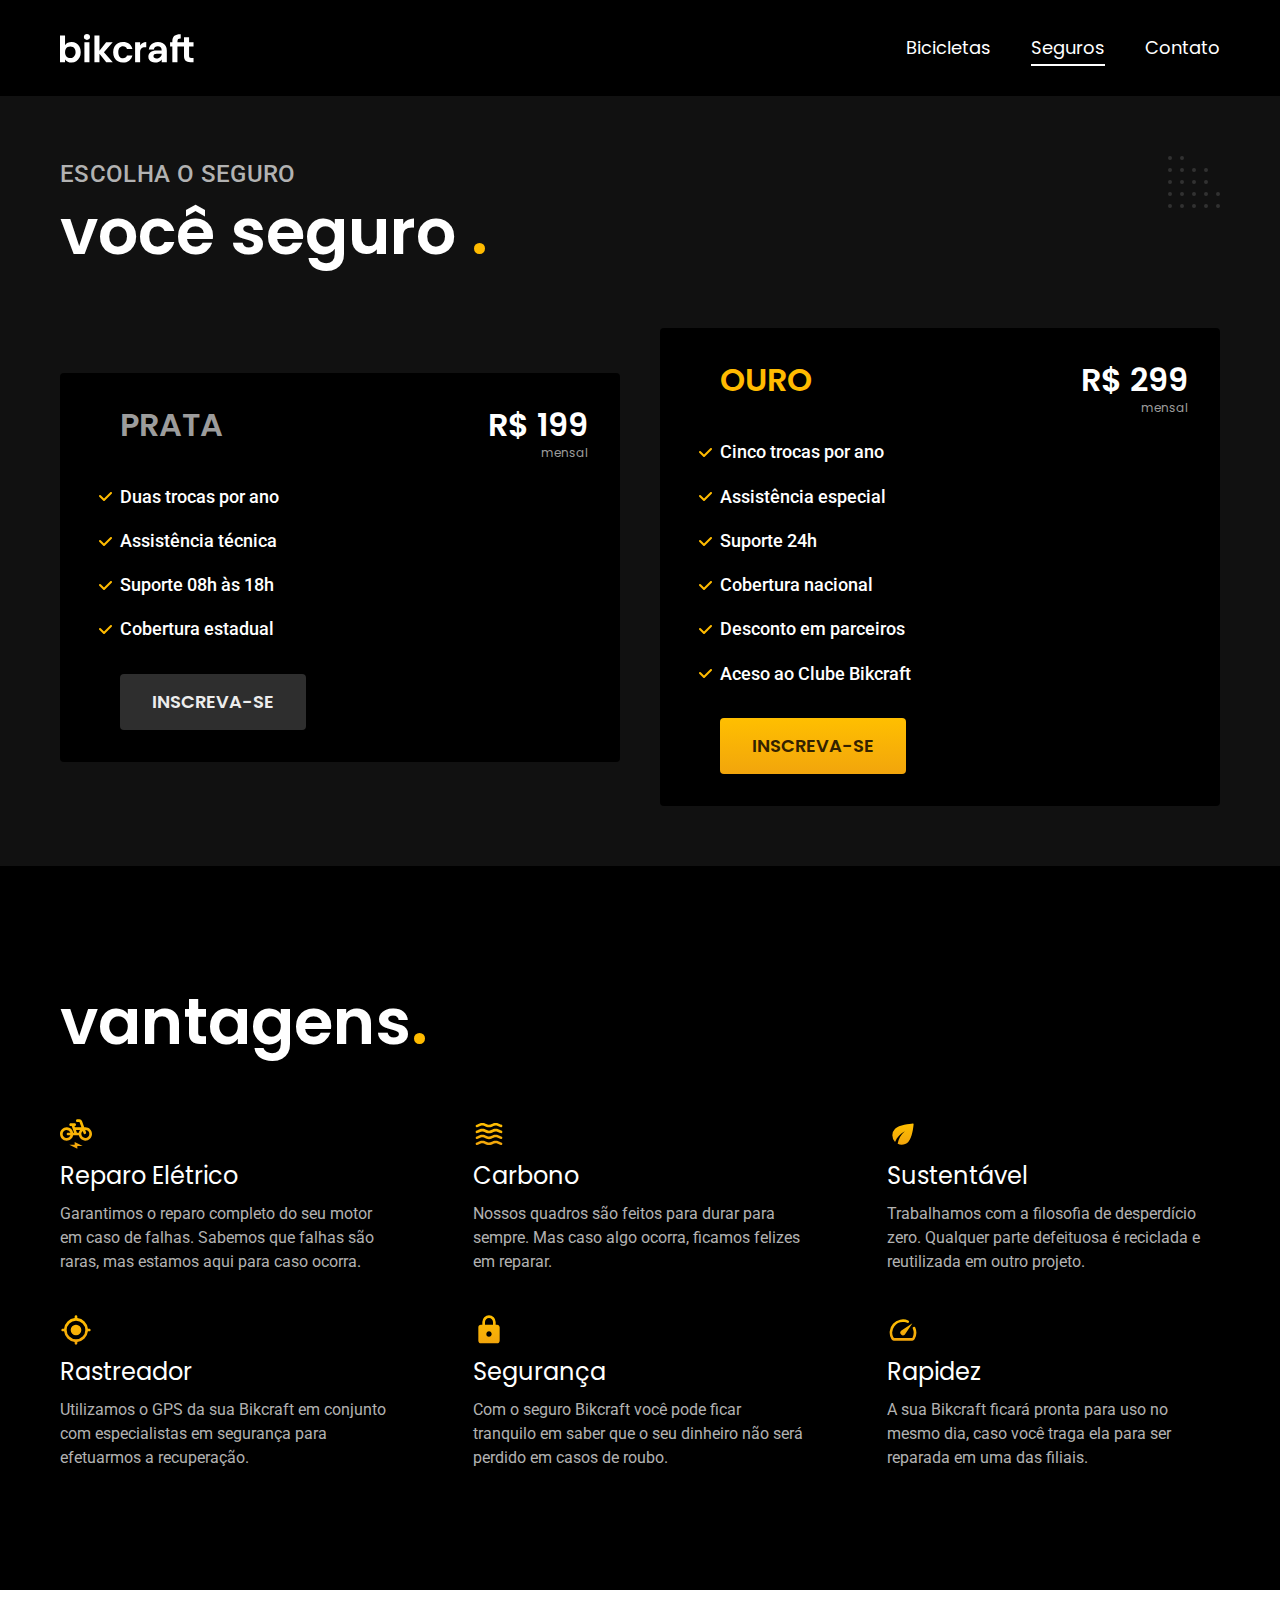
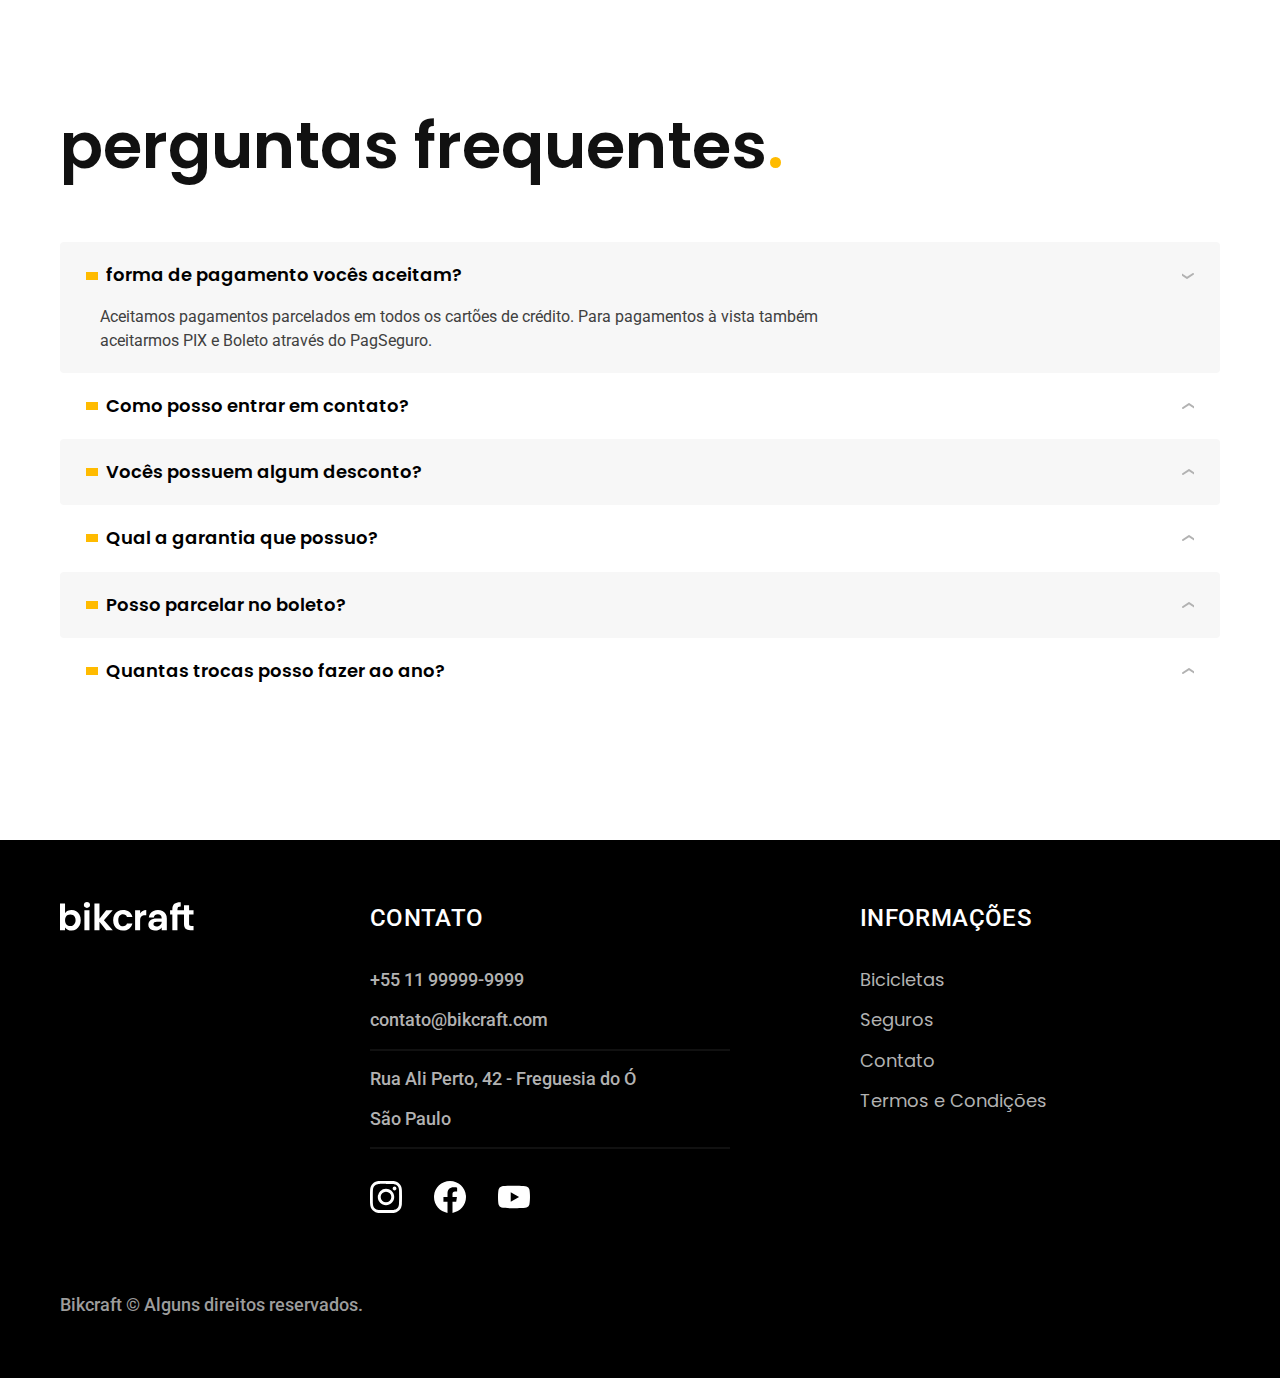
<file: seguros.html>
<!DOCTYPE html>
<html lang="pt-br">
  <head>
    <meta charset="UTF-8" />
    <meta http-equiv="X-UA-Compatible" content="IE=edge" />
    <meta name="viewport" content="width=device-width, initial-scale=1.0" />
    <title>Seguros | Bikcraft</title>
    <meta name="description" content="Seguros" />
    <link rel="icon" href="./favicon.svg" type="image/svg+xml">
    <link rel="preload" href="./css/style.min.css" as="style" />
    <link rel="stylesheet" href="./css/style.min.css" />

    <link rel="preconnect" href="https://fonts.googleapis.com" />
    <link rel="preconnect" href="https://fonts.gstatic.com" crossorigin />
    <link
      href="https://fonts.googleapis.com/css2?family=Merriweather:ital,wght@1,900&family=Poppins:wght@400;600&family=Roboto:wght@400;500&display=swap"
      rel="stylesheet"
    />
    <script>
      document.documentElement.classList.add("js");
    </script>
  </head>

  <body id="seguros">
    <header class="header-bg">
      <div class="header container">
        <a href="./">
          <img
            src="./img/bikcraft.svg"
            alt="Bikcraft"
            width="136"
            height="32"
          />
        </a>

        <nav aria-label="primaria">
          <ul class="header-menu font-1-m cor-0">
            <li><a href="./bicicletas.html">Bicicletas</a></li>
            <li><a href="./seguros.html">Seguros</a></li>
            <li><a href="./contato.html">Contato</a></li>
          </ul>
        </nav>
      </div>
    </header>

    <main class="seguros-bg">
      <div class="titulo-bg">
        <div class="titulo container">
          <p class="font-2-l-b cor-5">Escolha o seguro</p>
          <h1 class="font-1-xxl cor-0">
            você seguro <span class="cor-p1">.</span>
          </h1>
        </div>
      </div>

      <div class="seguros container">
        <div class="seguros-item fadeInDown" data-anime="200">
          <h3 class="font-1-xl cor-6">PRATA</h3>
          <span class="font-1-xl cor-0"
            >R$ 199 <span class="font-1-xs cor-6">mensal</span></span
          >
          <ul class="font-2-m cor-0">
            <li>Duas trocas por ano</li>
            <li>Assistência técnica</li>
            <li>Suporte 08h às 18h</li>
            <li>Cobertura estadual</li>
          </ul>
          <a
            class="botao secundario"
            href="./orcamento.html?tipo=seguro&produto=prata"
            >Inscreva-se</a
          >
        </div>

        <div class="seguros-item fadeInDown" data-anime="400">
          <h3 class="font-1-xl cor-p1">OURO</h3>
          <span class="font-1-xl cor-0"
            >R$ 299 <span class="font-1-xs cor-6">mensal</span></span
          >
          <ul class="font-2-m cor-0">
            <li>Cinco trocas por ano</li>
            <li>Assistência especial</li>
            <li>Suporte 24h</li>
            <li>Cobertura nacional</li>
            <li>Desconto em parceiros</li>
            <li>Aceso ao Clube Bikcraft</li>
          </ul>
          <a class="botao" href="./orcamento.html?tipo=seguro&produto=ouro"
            >Inscreva-se</a
          >
        </div>
      </div>
    </main>

    <article class="vantagens-bg">
      <div class="vantagens container">
        <h2 class="font-1-xxl cor-0">vantagens<span class="cor-p1">.</span></h2>
        <ul>
          <li>
            <img
              src="./img/icones/eletrica.svg"
              alt=""
              width="32"
              height="32"
            />
            <h3 class="font-1-l cor-0">Reparo Elétrico</h3>
            <p class="font-2-s cor-5">
              Garantimos o reparo completo do seu motor em caso de falhas.
              Sabemos que falhas são raras, mas estamos aqui para caso ocorra.
            </p>
          </li>
          <li>
            <img src="./img/icones/carbono.svg" alt="" width="32" height="32" />
            <h3 class="font-1-l cor-0">Carbono</h3>
            <p class="font-2-s cor-5">
              Nossos quadros são feitos para durar para sempre. Mas caso algo
              ocorra, ficamos felizes em reparar.
            </p>
          </li>
          <li>
            <img
              src="./img/icones/sustentavel.svg"
              alt=""
              width="32"
              height="32"
            />
            <h3 class="font-1-l cor-0">Sustentável</h3>
            <p class="font-2-s cor-5">
              Trabalhamos com a filosofia de desperdício zero. Qualquer parte
              defeituosa é reciclada e reutilizada em outro projeto.
            </p>
          </li>
          <li>
            <img
              src="./img/icones/rastreador.svg"
              alt=""
              width="32"
              height="32"
            />
            <h3 class="font-1-l cor-0">Rastreador</h3>
            <p class="font-2-s cor-5">
              Utilizamos o GPS da sua Bikcraft em conjunto com especialistas em
              segurança para efetuarmos a recuperação.
            </p>
          </li>
          <li>
            <img src="./img/icones/seguro.svg" alt="" width="32" height="32" />
            <h3 class="font-1-l cor-0">Segurança</h3>
            <p class="font-2-s cor-5">
              Com o seguro Bikcraft você pode ficar tranquilo em saber que o seu
              dinheiro não será perdido em casos de roubo.
            </p>
          </li>
          <li>
            <img
              src="./img/icones/velocidade.svg"
              alt=""
              width="32"
              height="32"
            />
            <h3 class="font-1-l cor-0">Rapidez</h3>
            <p class="font-2-s cor-5">
              A sua Bikcraft ficará pronta para uso no mesmo dia, caso você
              traga ela para ser reparada em uma das filiais.
            </p>
          </li>
        </ul>
      </div>
    </article>

    <article class="perguntas container">
      <h2 class="font-1-xxl">
        perguntas frequentes<span class="cor-p1">.</span>
      </h2>

      <dl>
        <div>
          <dt>
            <button
              class="font-1-m-b"
              aria-controls="pergunta1"
              aria-expanded="true"
            >
              forma de pagamento vocês aceitam?
            </button>
          </dt>
          <dd id="pergunta1" class="font-2-s cor-9 ativa">
            Aceitamos pagamentos parcelados em todos os cartões de crédito. Para
            pagamentos à vista também aceitarmos PIX e Boleto através do
            PagSeguro.
          </dd>
        </div>
        <div>
          <dt>
            <button
              class="font-1-m-b"
              aria-controls="pergunta2"
              aria-expanded="false"
            >
              Como posso entrar em contato?
            </button>
          </dt>
          <dd id="pergunta2" class="font-2-s cor-9">
            Aceitamos pagamentos parcelados em todos os cartões de crédito. Para
            pagamentos à vista também aceitarmos PIX e Boleto através do
            PagSeguro.
          </dd>
        </div>
        <div>
          <dt>
            <button
              class="font-1-m-b"
              aria-controls="pergunta3"
              aria-expanded="false"
            >
              Vocês possuem algum desconto?
            </button>
          </dt>
          <dd id="pergunta3" class="font-2-s cor-9">
            Aceitamos pagamentos parcelados em todos os cartões de crédito. Para
            pagamentos à vista também aceitarmos PIX e Boleto através do
            PagSeguro.
          </dd>
        </div>
        <div>
          <dt>
            <button
              class="font-1-m-b"
              aria-controls="pergunta4"
              aria-expanded="false"
            >
              Qual a garantia que possuo?
            </button>
          </dt>
          <dd id="pergunta4" class="font-2-s cor-9">
            Aceitamos pagamentos parcelados em todos os cartões de crédito. Para
            pagamentos à vista também aceitarmos PIX e Boleto através do
            PagSeguro.
          </dd>
        </div>
        <div>
          <dt>
            <button
              class="font-1-m-b"
              aria-controls="pergunta5"
              aria-expanded="false"
            >
              Posso parcelar no boleto?
            </button>
          </dt>
          <dd id="pergunta5" class="font-2-s cor-9">
            Aceitamos pagamentos parcelados em todos os cartões de crédito. Para
            pagamentos à vista também aceitarmos PIX e Boleto através do
            PagSeguro.
          </dd>
        </div>
        <div>
          <dt>
            <button
              class="font-1-m-b"
              aria-controls="pergunta6"
              aria-expanded="false"
            >
              Quantas trocas posso fazer ao ano?
            </button>
          </dt>
          <dd id="pergunta6" class="font-2-s cor-9">
            Aceitamos pagamentos parcelados em todos os cartões de crédito. Para
            pagamentos à vista também aceitarmos PIX e Boleto através do
            PagSeguro.
          </dd>
        </div>
      </dl>
    </article>

    <footer class="footer-bg">
      <div class="footer container">
        <img src="./img/bikcraft.svg" alt="Bikcraft" width="136" height="32" />
        <div class="footer-contato">
          <h3 class="font-2-l-b cor-0">Contato</h3>
          <ul class="font-2-m cor-5">
            <li><a href="tel:+551199999999">+55 11 99999-9999</a></li>
            <li>
              <a href="mailto:contato@bikcraft.com">contato@bikcraft.com</a>
            </li>
            <li>Rua Ali Perto, 42 - Freguesia do Ó</li>
            <li>São Paulo</li>
          </ul>
          <div class="footer-redes">
            <a href="./">
              <img
                src="./img/redes/instagram.svg"
                alt="Instagram"
                width="32"
                height="32"
              />
            </a>
            <a href="./">
              <img
                src="./img/redes/facebook.svg"
                alt="Facebook"
                width="32"
                height="32"
              />
            </a>
            <a href="./">
              <img
                src="./img/redes/youtube.svg"
                alt="YouTube"
                width="32"
                height="32"
              />
            </a>
          </div>
        </div>
        <div class="footer-informacoes">
          <h3 class="font-2-l-b cor-0">Informações</h3>
          <nav>
            <ul class="font-1-m cor-5">
              <li><a href="./bicicletas.html">Bicicletas</a></li>
              <li><a href="./seguros.html">Seguros</a></li>
              <li><a href="./contato.html">Contato</a></li>
              <li><a href="./termos.html">Termos e Condições</a></li>
            </ul>
          </nav>
        </div>
        <p class="footer-copy font-2-m cor-6">
          Bikcraft © Alguns direitos reservados.
        </p>
      </div>
    </footer>
    <script src="./js/plugins/simple-anime.js"></script>
    <script src="./js/script.js"></script>
  </body>
</html>
</file>
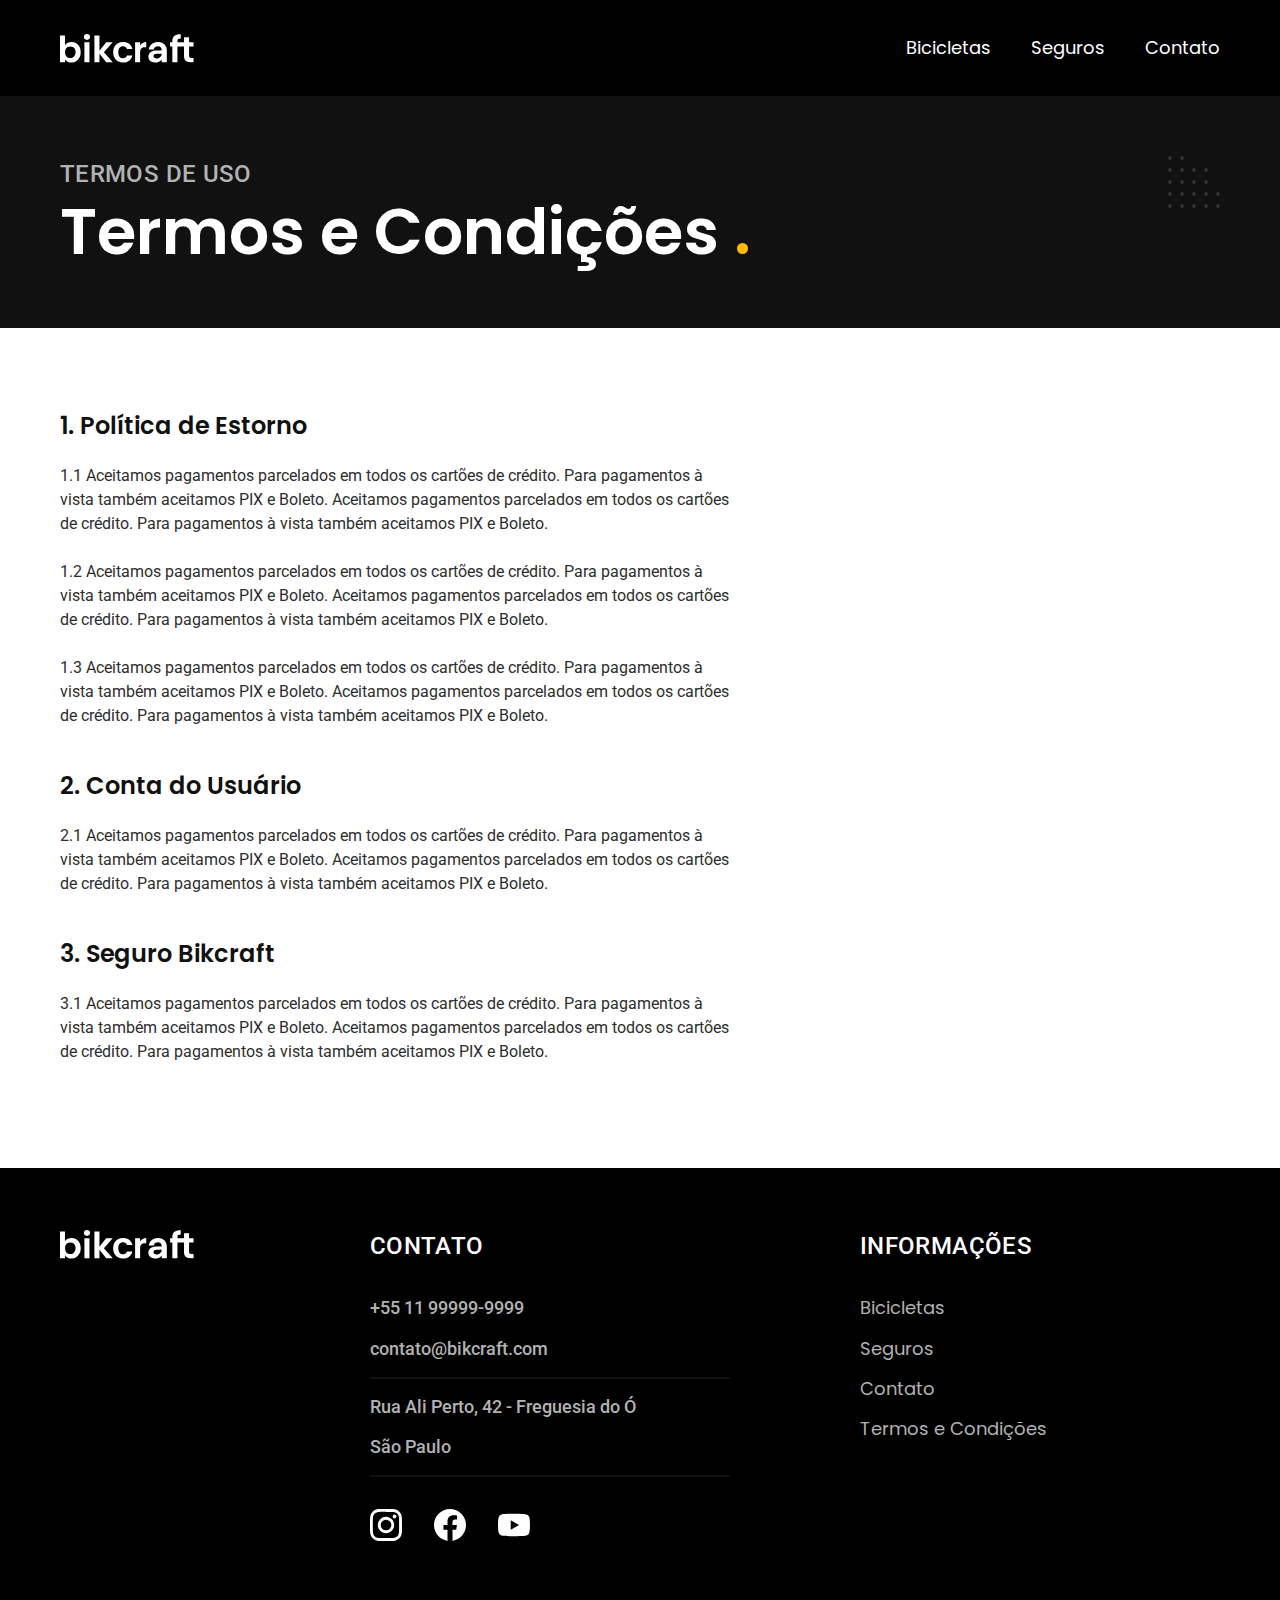
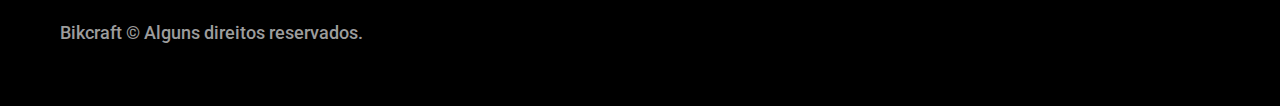
<file: termos.html>
<!DOCTYPE html>
<html lang="pt-br">
  <head>
    <meta charset="UTF-8" />
    <meta http-equiv="X-UA-Compatible" content="IE=edge" />
    <meta name="viewport" content="width=device-width, initial-scale=1.0" />
    <title>Termos e Condições | Bikcraft</title>
    <meta name="description" content="Termos e Condições" />
    <link rel="icon" href="./favicon.svg" type="image/svg+xml">
    <link rel="preload" href="./css/style.min.css" as="style" />
    <link rel="stylesheet" href="./css/style.min.css" />

    <link rel="preconnect" href="https://fonts.googleapis.com" />
    <link rel="preconnect" href="https://fonts.gstatic.com" crossorigin />
    <link
      href="https://fonts.googleapis.com/css2?family=Merriweather:ital,wght@1,900&family=Poppins:wght@400;600&family=Roboto:wght@400;500&display=swap"
      rel="stylesheet"
    />
   <script>document.documentElement.classList.add('js') </script>
  </head>

  <body id="termos">
    <header class="header-bg">
      <div class="header container">
        <a href="./">
          <img
            src="./img/bikcraft.svg"
            alt="Bikcraft"
            width="136"
            height="32"
          />
        </a>

        <nav aria-label="primaria">
          <ul class="header-menu font-1-m cor-0">
            <li><a href="./bicicletas.html">Bicicletas</a></li>
            <li><a href="./seguros.html">Seguros</a></li>
            <li><a href="./contato.html">Contato</a></li>
          </ul>
        </nav>
      </div>
    </header>

    <main>
      <div class="titulo-bg">
        <div class="titulo container">
          <p class="font-2-l-b cor-5">Termos de uso</p>
          <h1 class="font-1-xxl cor-0">
            Termos e Condições <span class="cor-p1">.</span>
          </h1>
        </div>
      </div>

      <div class="termos font-2-s cor-10 container">
        <h2 class="font-1-l cor-11">1. Política de Estorno</h2>
        <p>
          1.1 Aceitamos pagamentos parcelados em todos os cartões de crédito.
          Para pagamentos à vista também aceitamos PIX e Boleto. Aceitamos
          pagamentos parcelados em todos os cartões de crédito. Para pagamentos
          à vista também aceitamos PIX e Boleto.
        </p>
        <p>
          1.2 Aceitamos pagamentos parcelados em todos os cartões de crédito.
          Para pagamentos à vista também aceitamos PIX e Boleto. Aceitamos
          pagamentos parcelados em todos os cartões de crédito. Para pagamentos
          à vista também aceitamos PIX e Boleto.
        </p>
        <p>
          1.3 Aceitamos pagamentos parcelados em todos os cartões de crédito.
          Para pagamentos à vista também aceitamos PIX e Boleto. Aceitamos
          pagamentos parcelados em todos os cartões de crédito. Para pagamentos
          à vista também aceitamos PIX e Boleto.
        </p>
        <h2 class="font-1-l cor-11">2. Conta do Usuário</h2>
        <p>
          2.1 Aceitamos pagamentos parcelados em todos os cartões de crédito.
          Para pagamentos à vista também aceitamos PIX e Boleto. Aceitamos
          pagamentos parcelados em todos os cartões de crédito. Para pagamentos
          à vista também aceitamos PIX e Boleto.
        </p>
        <h2 class="font-1-l cor-11">3. Seguro Bikcraft</h2>
        <p>
          3.1 Aceitamos pagamentos parcelados em todos os cartões de crédito.
          Para pagamentos à vista também aceitamos PIX e Boleto. Aceitamos
          pagamentos parcelados em todos os cartões de crédito. Para pagamentos
          à vista também aceitamos PIX e Boleto.
        </p>
      </div>
    </main>

    <footer class="footer-bg">
      <div class="footer container">
        <img src="./img/bikcraft.svg" alt="Bikcraft" width="136" height="32" />
        <div class="footer-contato">
          <h3 class="font-2-l-b cor-0">Contato</h3>
          <ul class="font-2-m cor-5">
            <li><a href="tel:+551199999999">+55 11 99999-9999</a></li>
            <li>
              <a href="mailto:contato@bikcraft.com">contato@bikcraft.com</a>
            </li>
            <li>Rua Ali Perto, 42 - Freguesia do Ó</li>
            <li>São Paulo</li>
          </ul>
          <div class="footer-redes">
            <a href="./">
              <img
                src="./img/redes/instagram.svg"
                alt="Instagram"
                width="32"
                height="32"
              />
            </a>
            <a href="./">
              <img
                src="./img/redes/facebook.svg"
                alt="Facebook"
                width="32"
                height="32"
              />
            </a>
            <a href="./">
              <img
                src="./img/redes/youtube.svg"
                alt="YouTube"
                width="32"
                height="32"
              />
            </a>
          </div>
        </div>
        <div class="footer-informacoes">
          <h3 class="font-2-l-b cor-0">Informações</h3>
          <nav>
            <ul class="font-1-m cor-5">
              <li><a href="./bicicletas.html">Bicicletas</a></li>
              <li><a href="./seguros.html">Seguros</a></li>
              <li><a href="./contato.html">Contato</a></li>
              <li><a href="./termos.html">Termos e Condições</a></li>
            </ul>
          </nav>
        </div>
        <p class="footer-copy font-2-m cor-6">
          Bikcraft © Alguns direitos reservados.
        </p>
      </div>
    </footer>
    <script src="./js/script.js"></script>
  </body>
</html>
</file>
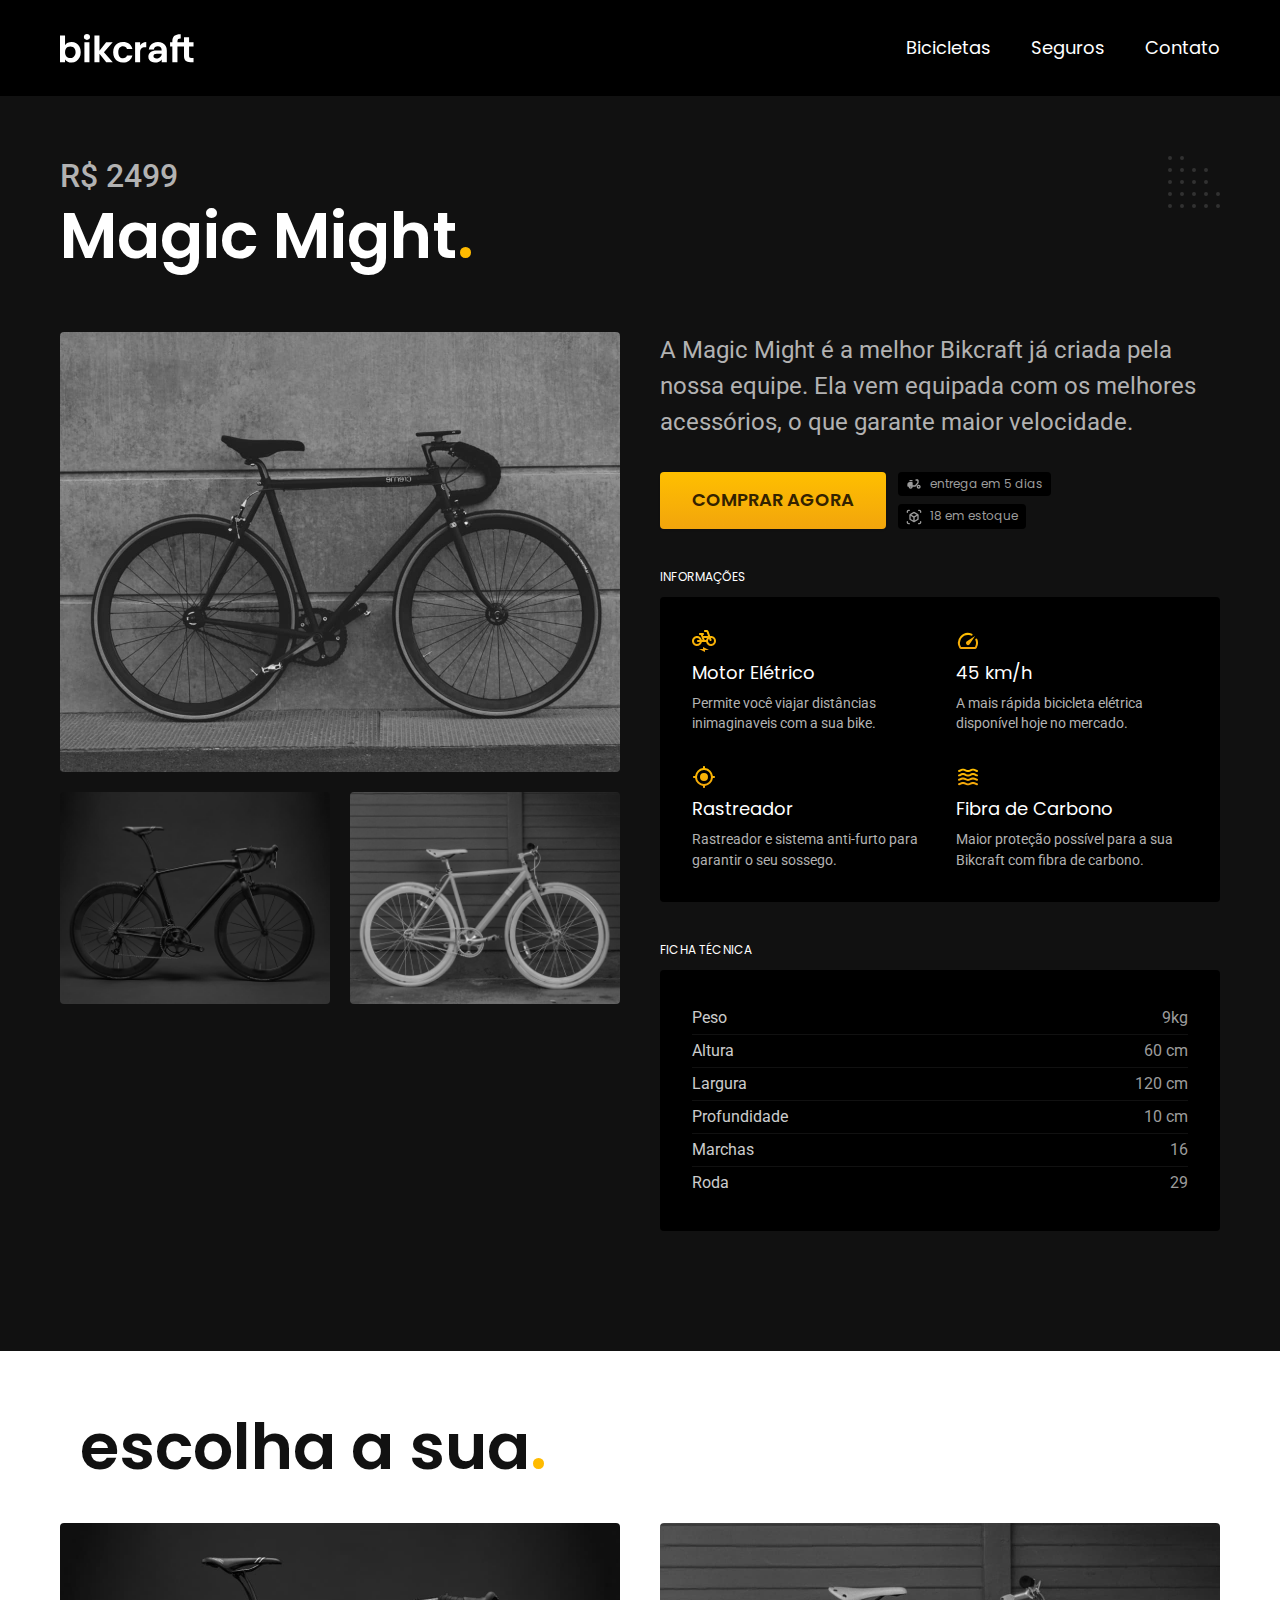
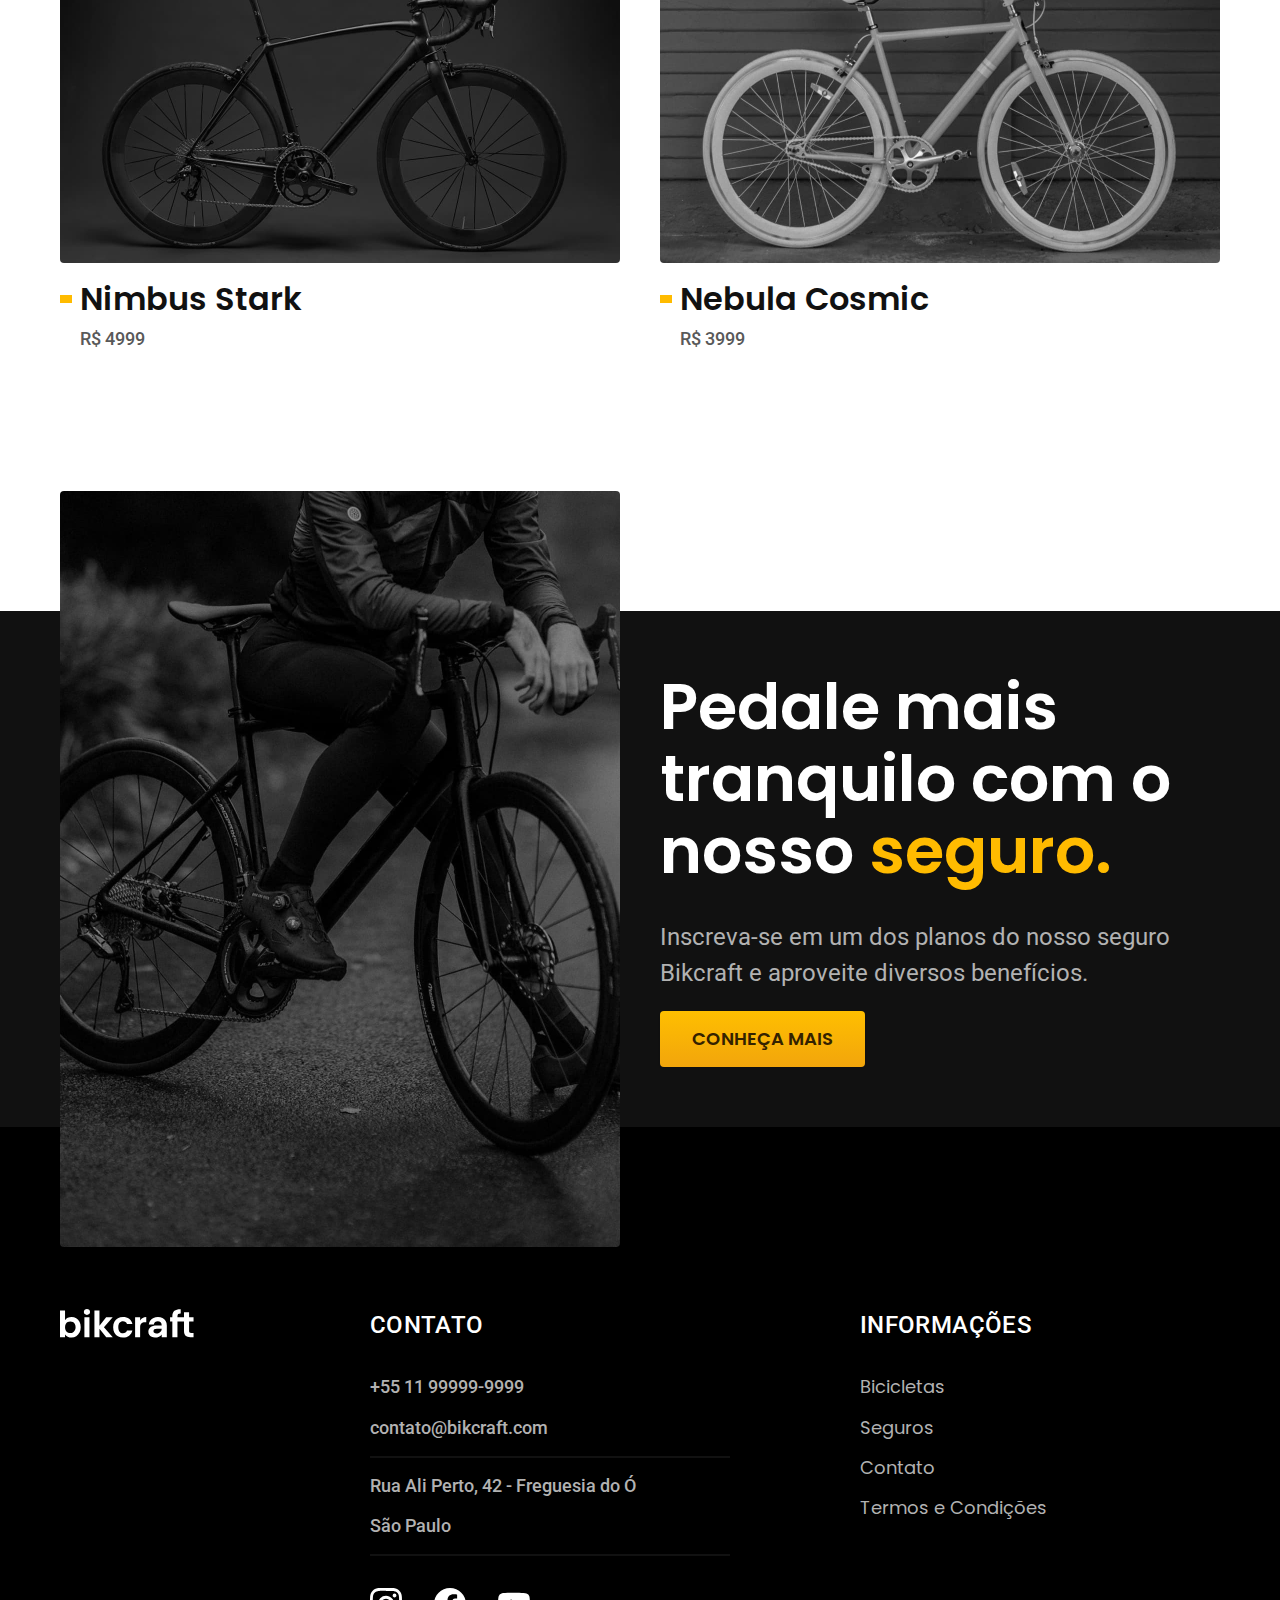
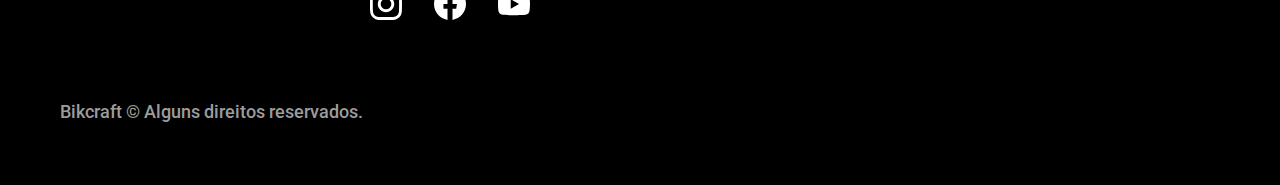
<file: bicicletas/magic.html>
<!DOCTYPE html>
<html lang="pt-br">
  <head>
    <meta charset="UTF-8" />
    <meta http-equiv="X-UA-Compatible" content="IE=edge" />
    <meta name="viewport" content="width=device-width, initial-scale=1.0" />
    <title>Magic | Bikcraft</title>
    <meta name="description" content="Magic" />

    <link rel="icon" href="../favicon.svg" type="image/svg+xml">
    <link rel="preload" href="../css/style.min.css" as="style" />
    <link rel="stylesheet" href="../css/style.min.css" />

    <link rel="preconnect" href="https://fonts.googleapis.com" />
    <link rel="preconnect" href="https://fonts.gstatic.com" crossorigin />
    <link
      href="https://fonts.googleapis.com/css2?family=Merriweather:ital,wght@1,900&family=Poppins:wght@400;600&family=Roboto:wght@400;500&display=swap"
      rel="stylesheet"
    />
   <script>document.documentElement.classList.add('js') </script>
  </head>

  <body id="bicicleta">
    <header class="header-bg">
      <div class="header container">
        <a href="../" .>
          <img src="../img/bikcraft.svg" alt="Bikcraft" />
        </a>

        <nav aria-label="primaria">
          <ul class="header-menu font-1-m cor-0">
            <li><a href="../bicicletas.html">Bicicletas</a></li>
            <li><a href="../seguros.html">Seguros</a></li>
            <li><a href="../contato.html">Contato</a></li>
          </ul>
        </nav>
      </div>
    </header>

    <main class="titulo-bg">
      <div>
        <div class="titulo container">
          <p class="font-2-xl cor-5">R$ 2499</p>
          <h1 class="font-1-xxl cor-0">
            Magic Might<span class="cor-p1">.</span>
          </h1>
        </div>
      </div>
      <div class="bicicleta container">
        <div class="bicicleta-imagens">
          <img src="../img/bicicleta/nimbus2.jpg" alt="Bicicleta 1" />
          <img src="../img/bicicleta/nimbus1.jpg" alt="Bicicleta 2" />
          <img src="../img/bicicleta/nimbus3.jpg" alt="Bicicleta 3" />
        </div>

        <div class="bicicleta-conteudo">
          <p class="font-2-l cor-5">
            A Magic Might é a melhor Bikcraft já criada pela nossa equipe. Ela
            vem equipada com os melhores acessórios, o que garante maior
            velocidade.
          </p>
          <div class="bicicleta-comprar">
            <a class="botao" href="../orcamento.html?tipo=bikcraft&produto=magic">Comprar Agora</a>
            <span class="font-1-xs cor-6"
              ><img src="../img/icones/entrega.svg" alt="" /> entrega em 5
              dias</span
            >
            <span class="font-1-xs cor-6"
              ><img src="../img/icones/estoque.svg" alt="" />18 em estoque</span
            >
          </div>

          <h2 class="font-1-xs cor-0">Informações</h2>
          <ul class="bicicleta-informacoes">
            <li>
              <img src="../img/icones/eletrica.svg" alt="" />
              <h3 class="font-1-m cor-0">Motor Elétrico</h3>
              <p class="font-2-xs cor-5">
                Permite você viajar distâncias inimaginaveis com a sua bike.
              </p>
            </li>
            <li>
              <img src="../img/icones/velocidade.svg" alt="" />
              <h3 class="font-1-m cor-0">45 km/h</h3>
              <p class="font-2-xs cor-5">
                A mais rápida bicicleta elétrica disponível hoje no mercado.
              </p>
            </li>
            <li>
              <img src="../img/icones/rastreador.svg" alt="" />
              <h3 class="font-1-m cor-0">Rastreador</h3>
              <p class="font-2-xs cor-5">
                Rastreador e sistema anti-furto para garantir o seu sossego.
              </p>
            </li>
            <li>
              <img src="../img/icones/carbono.svg" alt="" />
              <h3 class="font-1-m cor-0">Fibra de Carbono</h3>
              <p class="font-2-xs cor-5">
                Maior proteção possível para a sua Bikcraft com fibra de
                carbono.
              </p>
            </li>
          </ul>
          <h2 class="font-1-xs cor-0">Ficha Técnica</h2>
          <ul class="bicicleta-ficha font-2-s cor-4">
            <li>Peso <span>9kg</span></li>
            <li>Altura <span>60 cm</span></li>
            <li>Largura <span>120 cm</span></li>
            <li>Profundidade <span>10 cm</span></li>
            <li>Marchas <span>16</span></li>
            <li>Roda <span>29</span></li>
          </ul>
        </div>
      </div>
    </main>

    <article class="bicicletas-lista container">
      <h2 class="container font-1-xxl">
        escolha a sua<span class="cor-p1">.</span>
      </h2>

      <ul>
        <li>
          <a href="./nimbus.html">
            <img src="../img/bicicletas/nimbus.jpg" alt="Bicicleta preta" />
            <h3 class="font-1-xl">Nimbus Stark</h3>
            <span class="font-2-m cor-8">R$ 4999</span>
          </a>
        </li>
        <li>
          <a href="./nebula.html">
            <img src="../img/bicicletas/nebula.jpg" alt="Bicicleta preta" />
            <h3 class="font-1-xl">Nebula Cosmic</h3>
            <span class="font-2-m cor-8">R$ 3999</span>
          </a>
        </li>
      </ul>
    </article>

    <article class="seguro-bg">
      <div class="seguro container">
        <div class="seguro-imagem">
          <img
            src="../img/fotos/seguros.jpg"
            alt="Pessoa parada em cima de uma bicicleta."
          />
        </div>
        <div class="seguro-conteudo">
          <h2 class="font-1-xxl cor-0">
            Pedale mais tranquilo com o nosso
            <span class="cor-p1">seguro.</span>
          </h2>
          <p class="font-2-l cor-5">
            Inscreva-se em um dos planos do nosso seguro Bikcraft e aproveite
            diversos benefícios.
          </p>
          <a class="botao" href="../seguros.html">Conheça Mais</a>
        </div>
      </div>
    </article>

    <footer class="footer-bg">
      <div class="footer container">
        <img src="../img/bikcraft.svg" alt="Bikcraft" />
        <div class="footer-contato">
          <h3 class="font-2-l-b cor-0">Contato</h3>
          <ul class="font-2-m cor-5">
            <li><a href="tel:+551199999999">+55 11 99999-9999</a></li>
            <li>
              <a href="mailto:contato@bikcraft.com">contato@bikcraft.com</a>
            </li>
            <li>Rua Ali Perto, 42 - Freguesia do Ó</li>
            <li>São Paulo</li>
          </ul>
          <div class="footer-redes">
            <a href="./" .>
              <img src="../img/redes/instagram.svg" alt="Instagram" />
            </a>
            <a href="./" .>
              <img src="../img/redes/facebook.svg" alt="Facebook" />
            </a>
            <a href="./" .>
              <img src="../img/redes/youtube.svg" alt="YouTube" />
            </a>
          </div>
        </div>
        <div class="footer-informacoes">
          <h3 class="font-2-l-b cor-0">Informações</h3>
          <nav>
            <ul class="font-1-m cor-5">
              <li><a href="../bicicletas.html">Bicicletas</a></li>
              <li><a href="../seguros.html">Seguros</a></li>
              <li><a href="../contato.html">Contato</a></li>
              <li><a href="../termos.html">Termos e Condições</a></li>
            </ul>
          </nav>
        </div>
        <p class="footer-copy font-2-m cor-6">
          Bikcraft © Alguns direitos reservados.
        </p>
      </div>
    </footer>
    <script src="../js/script.js"></script>
  </body>
</html>
</file>
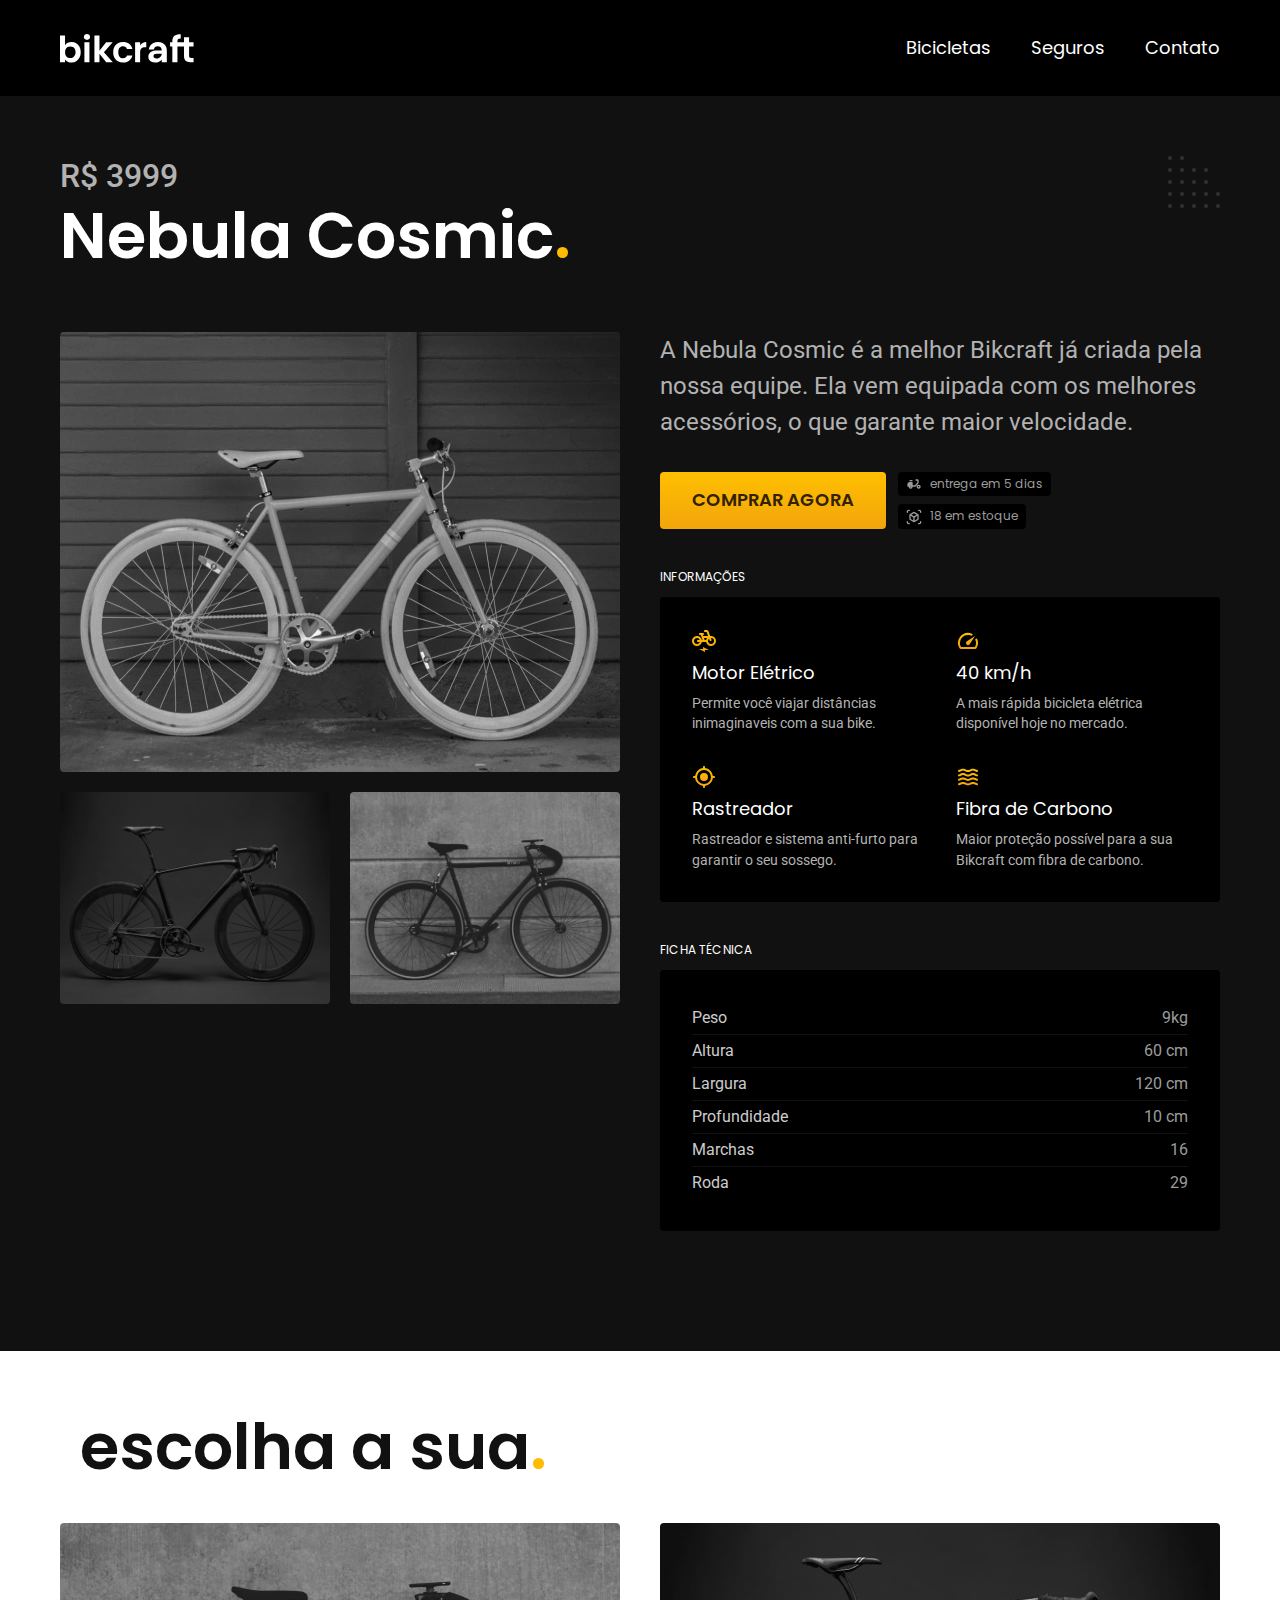
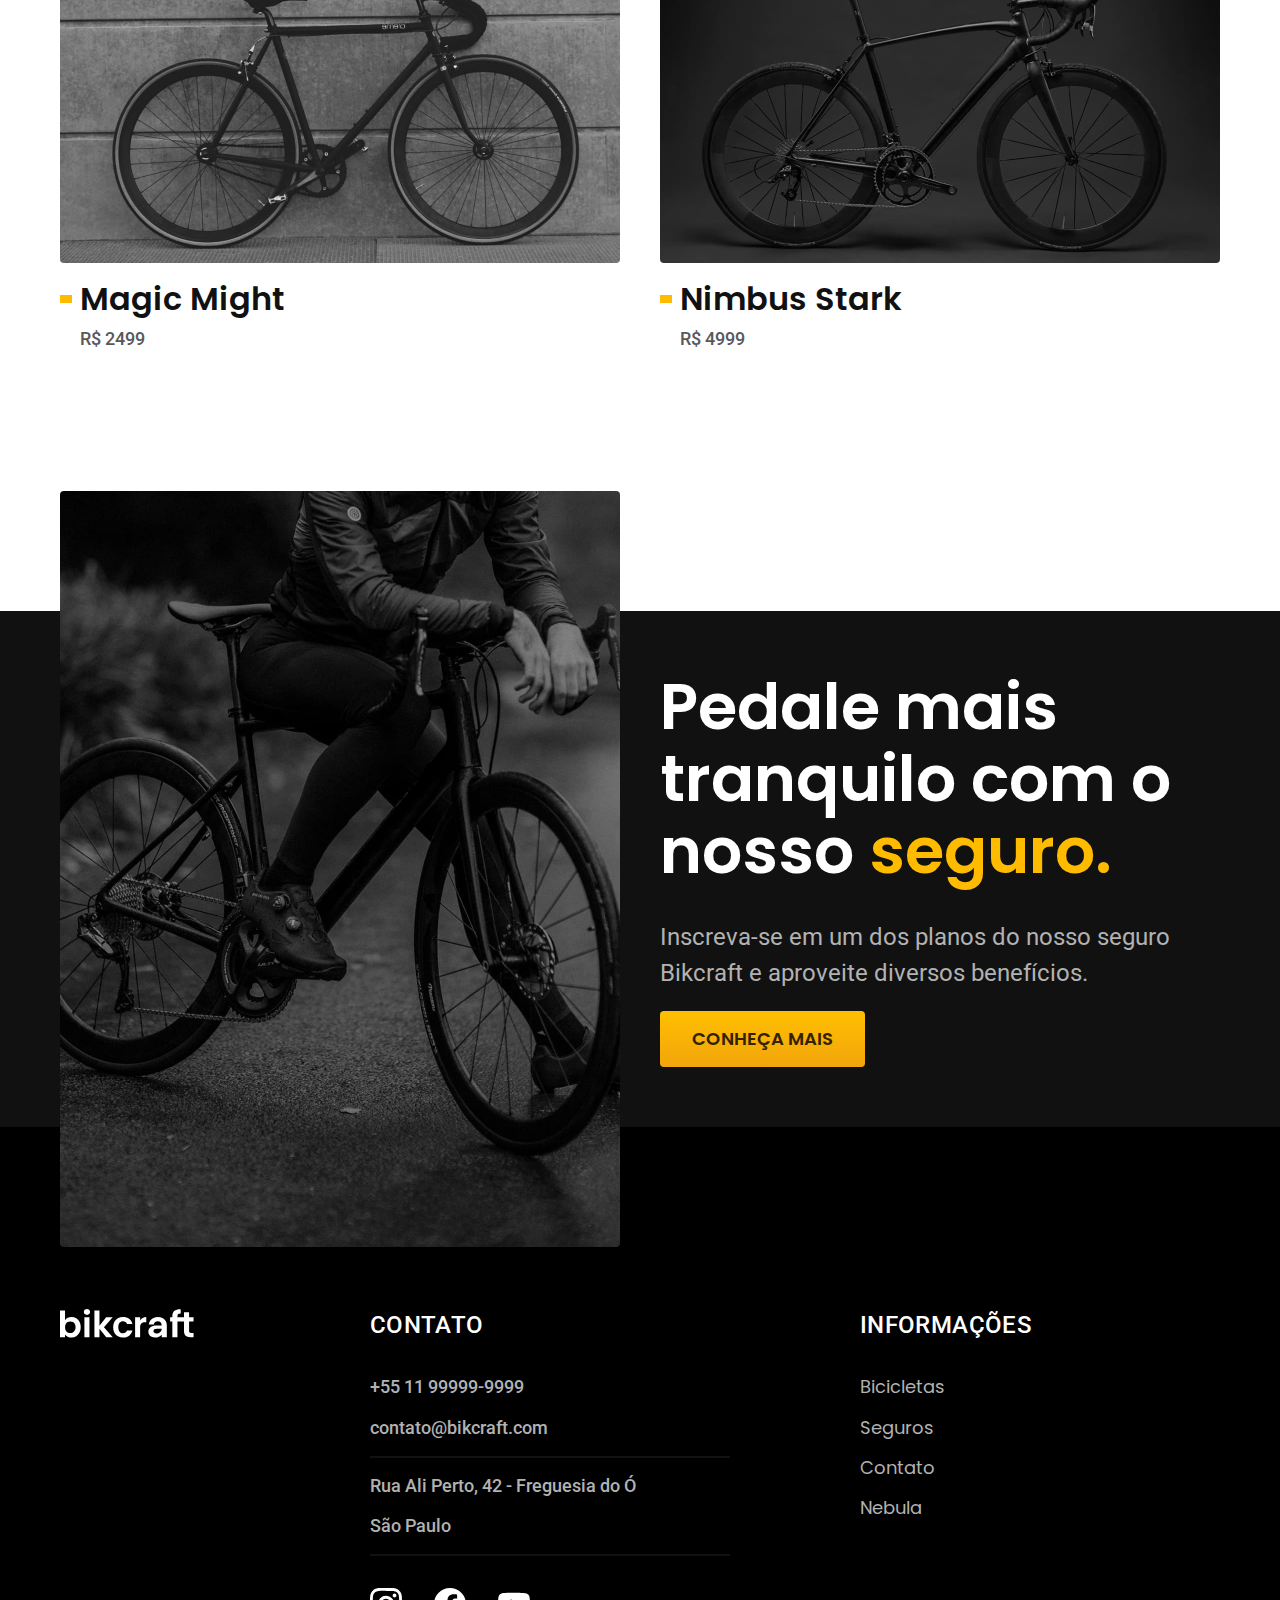
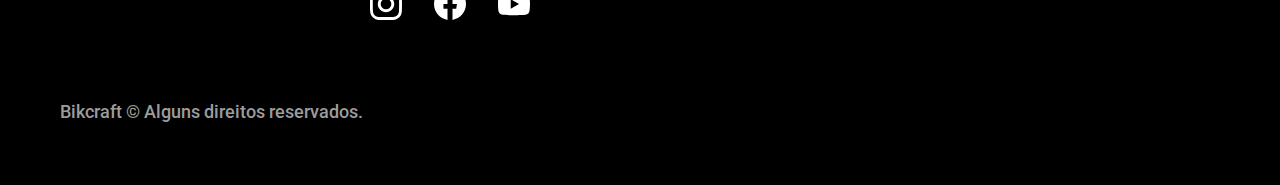
<file: bicicletas/nebula.html>
<!DOCTYPE html>
<html lang="pt-br">
  <head>
    <meta charset="UTF-8" />
    <meta http-equiv="X-UA-Compatible" content="IE=edge" />
    <meta name="viewport" content="width=device-width, initial-scale=1.0" />
    <title>Nebula | Bikcraft</title>
    <meta name="description" content="Nebula" />

    <link rel="icon" href="../favicon.svg" type="image/svg+xml">
    <link rel="preload" href="../css/style.min.css" as="style" />
    <link rel="stylesheet" href="../css/style.min.css" />

    <link rel="preconnect" href="https://fonts.googleapis.com" />
    <link rel="preconnect" href="https://fonts.gstatic.com" crossorigin />
    <link
      href="https://fonts.googleapis.com/css2?family=Merriweather:ital,wght@1,900&family=Poppins:wght@400;600&family=Roboto:wght@400;500&display=swap"
      rel="stylesheet"
    />
   <script>document.documentElement.classList.add('js') </script>
  </head>

  <body id="bicicleta">
    <header class="header-bg">
      <div class="header container">
        <a href="../" .>
          <img src="../img/bikcraft.svg" alt="Bikcraft" />
        </a>

        <nav aria-label="primaria">
          <ul class="header-menu font-1-m cor-0">
            <li><a href="../bicicletas.html">Bicicletas</a></li>
            <li><a href="../seguros.html">Seguros</a></li>
            <li><a href="../contato.html">Contato</a></li>
          </ul>
        </nav>
      </div>
    </header>

    <main class="titulo-bg">
      <div>
        <div class="titulo container">
          <p class="font-2-xl cor-5">R$ 3999</p>
          <h1 class="font-1-xxl cor-0">
            Nebula Cosmic<span class="cor-p1">.</span>
          </h1>
        </div>
      </div>
      <div class="bicicleta container">
        <div class="bicicleta-imagens">
          <img src="../img/bicicleta/nimbus3.jpg" alt="Bicicleta 1" />
          <img src="../img/bicicleta/nimbus1.jpg" alt="Bicicleta 2" />
          <img src="../img/bicicleta/nimbus2.jpg" alt="Bicicleta 3" />
        </div>

        <div class="bicicleta-conteudo">
          <p class="font-2-l cor-5">
            A Nebula Cosmic é a melhor Bikcraft já criada pela nossa equipe. Ela
            vem equipada com os melhores acessórios, o que garante maior
            velocidade.
          </p>
          <div class="bicicleta-comprar">
            <a class="botao" href="../orcamento.html?tipo=bikcraft&produto=nebula">Comprar Agora</a>
            <span class="font-1-xs cor-6"
              ><img src="../img/icones/entrega.svg" alt="" /> entrega em 5
              dias</span
            >
            <span class="font-1-xs cor-6"
              ><img src="../img/icones/estoque.svg" alt="" />18 em estoque</span
            >
          </div>

          <h2 class="font-1-xs cor-0">Informações</h2>
          <ul class="bicicleta-informacoes">
            <li>
              <img src="../img/icones/eletrica.svg" alt="" />
              <h3 class="font-1-m cor-0">Motor Elétrico</h3>
              <p class="font-2-xs cor-5">
                Permite você viajar distâncias inimaginaveis com a sua bike.
              </p>
            </li>
            <li>
              <img src="../img/icones/velocidade.svg" alt="" />
              <h3 class="font-1-m cor-0">40 km/h</h3>
              <p class="font-2-xs cor-5">
                A mais rápida bicicleta elétrica disponível hoje no mercado.
              </p>
            </li>
            <li>
              <img src="../img/icones/rastreador.svg" alt="" />
              <h3 class="font-1-m cor-0">Rastreador</h3>
              <p class="font-2-xs cor-5">
                Rastreador e sistema anti-furto para garantir o seu sossego.
              </p>
            </li>
            <li>
              <img src="../img/icones/carbono.svg" alt="" />
              <h3 class="font-1-m cor-0">Fibra de Carbono</h3>
              <p class="font-2-xs cor-5">
                Maior proteção possível para a sua Bikcraft com fibra de
                carbono.
              </p>
            </li>
          </ul>
          <h2 class="font-1-xs cor-0">Ficha Técnica</h2>
          <ul class="bicicleta-ficha font-2-s cor-4">
            <li>Peso <span>9kg</span></li>
            <li>Altura <span>60 cm</span></li>
            <li>Largura <span>120 cm</span></li>
            <li>Profundidade <span>10 cm</span></li>
            <li>Marchas <span>16</span></li>
            <li>Roda <span>29</span></li>
          </ul>
        </div>
      </div>
    </main>

    <article class="bicicletas-lista container">
      <h2 class="container font-1-xxl">
        escolha a sua<span class="cor-p1">.</span>
      </h2>

      <ul>
        <li>
          <a href="./magic.html">
            <img src="../img/bicicletas/magic.jpg" alt="Bicicleta preta" />
            <h3 class="font-1-xl">Magic Might</h3>
            <span class="font-2-m cor-8">R$ 2499</span>
          </a>
        </li>
        <li>
          <a href="./nimbus.html">
            <img src="../img/bicicletas/nimbus.jpg" alt="Bicicleta preta" />
            <h3 class="font-1-xl">Nimbus Stark</h3>
            <span class="font-2-m cor-8">R$ 4999</span>
          </a>
        </li>
      </ul>
    </article>

    <article class="seguro-bg">
      <div class="seguro container">
        <div class="seguro-imagem">
          <img
            src="../img/fotos/seguros.jpg"
            alt="Pessoa parada em cima de uma bicicleta."
          />
        </div>
        <div class="seguro-conteudo">
          <h2 class="font-1-xxl cor-0">
            Pedale mais tranquilo com o nosso
            <span class="cor-p1">seguro.</span>
          </h2>
          <p class="font-2-l cor-5">
            Inscreva-se em um dos planos do nosso seguro Bikcraft e aproveite
            diversos benefícios.
          </p>
          <a class="botao" href="../seguros.html">Conheça Mais</a>
        </div>
      </div>
    </article>

    <footer class="footer-bg">
      <div class="footer container">
        <img src="../img/bikcraft.svg" alt="Bikcraft" />
        <div class="footer-contato">
          <h3 class="font-2-l-b cor-0">Contato</h3>
          <ul class="font-2-m cor-5">
            <li><a href="tel:+551199999999">+55 11 99999-9999</a></li>
            <li>
              <a href="mailto:contato@bikcraft.com">contato@bikcraft.com</a>
            </li>
            <li>Rua Ali Perto, 42 - Freguesia do Ó</li>
            <li>São Paulo</li>
          </ul>
          <div class="footer-redes">
            <a href="./" .>
              <img src="../img/redes/instagram.svg" alt="Instagram" />
            </a>
            <a href="./" .>
              <img src="../img/redes/facebook.svg" alt="Facebook" />
            </a>
            <a href="./" .>
              <img src="../img/redes/youtube.svg" alt="YouTube" />
            </a>
          </div>
        </div>
        <div class="footer-informacoes">
          <h3 class="font-2-l-b cor-0">Informações</h3>
          <nav>
            <ul class="font-1-m cor-5">
              <li><a href="../bicicletas.html">Bicicletas</a></li>
              <li><a href="../seguros.html">Seguros</a></li>
              <li><a href="../contato.html">Contato</a></li>
              <li><a href="../termos.html">Nebula</a></li>
            </ul>
          </nav>
        </div>
        <p class="footer-copy font-2-m cor-6">
          Bikcraft © Alguns direitos reservados.
        </p>
      </div>
    </footer>
    <script src="../js/script.js"></script>
  </body>
</html>
</file>
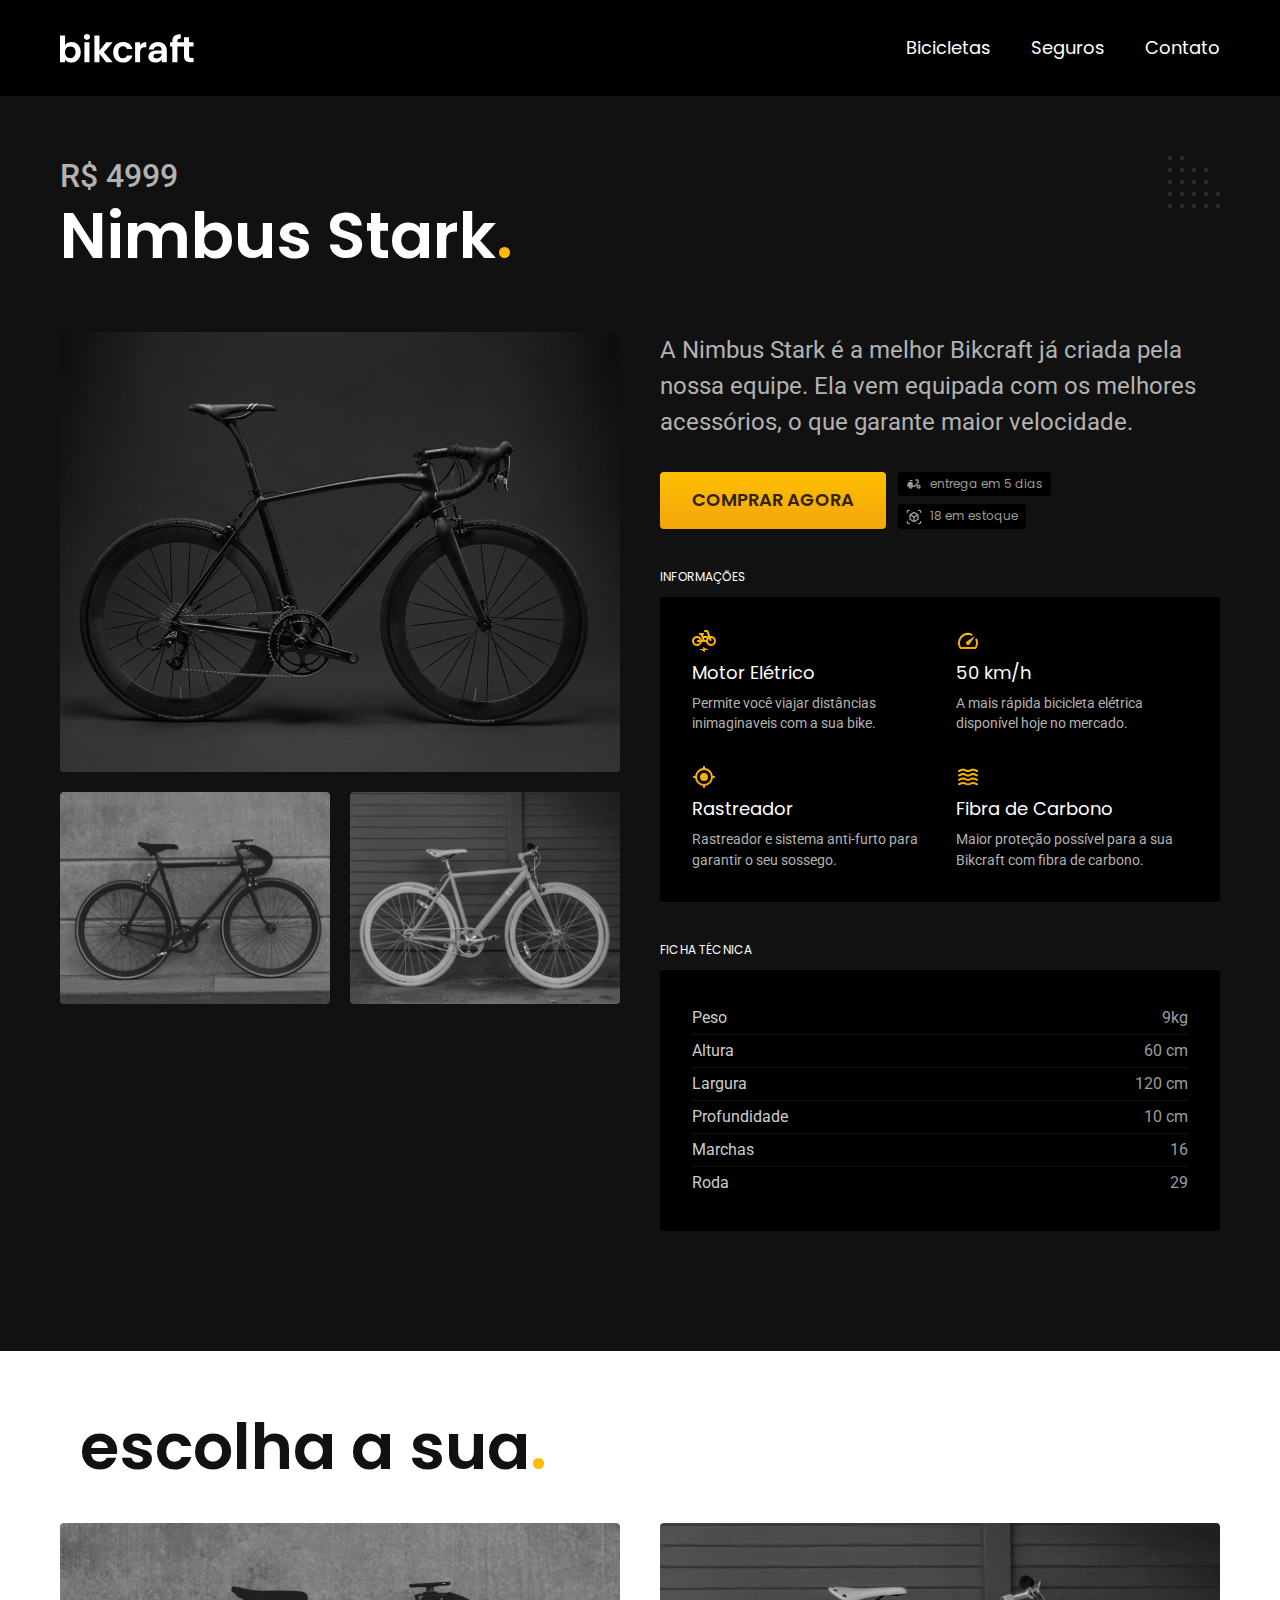
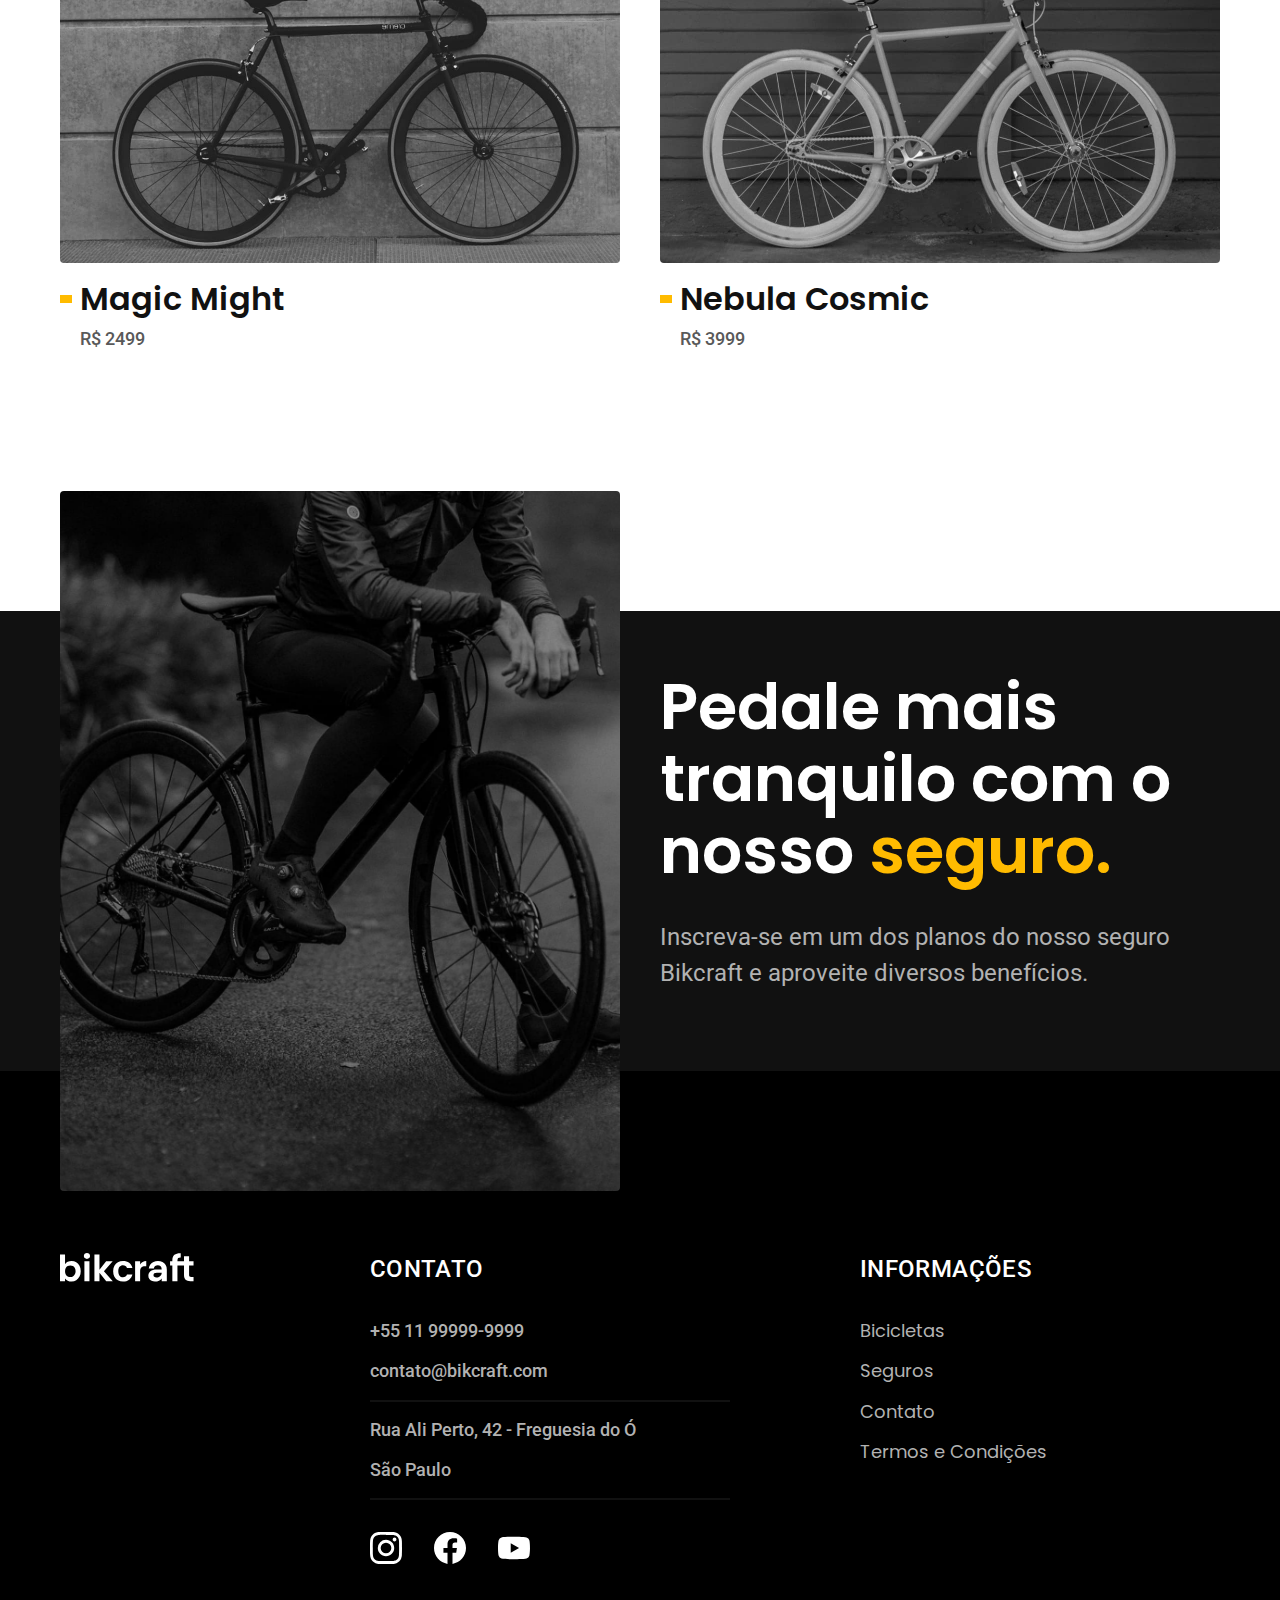
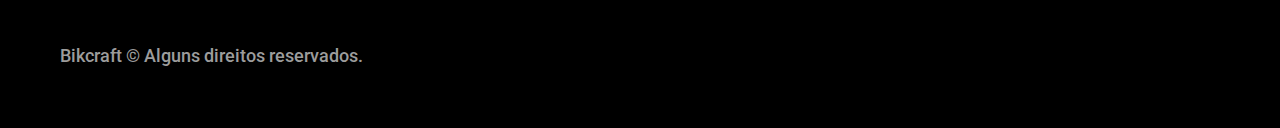
<file: bicicletas/nimbus.html>
<!DOCTYPE html>
<html lang="pt-br">
  <head>
    <meta charset="UTF-8" />
    <meta http-equiv="X-UA-Compatible" content="IE=edge" />
    <meta name="viewport" content="width=device-width, initial-scale=1.0" />
    <title>Nimbus | Bikcraft</title>
    <meta name="description" content="Termos e Condições" />

    <link rel="icon" href="../favicon.svg" type="image/svg+xml">
    <link rel="preload" href="../css/style.min.css" as="style" />
    <link rel="stylesheet" href="../css/style.min.css" />
    <script>document.documentElement.classList.add('js') </script>

    <link rel="preconnect" href="https://fonts.googleapis.com" />
    <link rel="preconnect" href="https://fonts.gstatic.com" crossorigin />
    <link
      href="https://fonts.googleapis.com/css2?family=Merriweather:ital,wght@1,900&family=Poppins:wght@400;600&family=Roboto:wght@400;500&display=swap"
      rel="stylesheet"
    />
  </head>

  <body id="bicicleta">
    <header class="header-bg">
      <div class="header container">
        <a href="../" .>
          <img src="../img/bikcraft.svg" alt="Bikcraft" />
        </a>

        <nav aria-label="primaria">
          <ul class="header-menu font-1-m cor-0">
            <li><a href="../bicicletas.html">Bicicletas</a></li>
            <li><a href="../seguros.html">Seguros</a></li>
            <li><a href="../contato.html">Contato</a></li>
          </ul>
        </nav>
      </div>
    </header>

    <main class="titulo-bg">
      <div>
        <div class="titulo container">
          <p class="font-2-xl cor-5">R$ 4999</p>
          <h1 class="font-1-xxl cor-0">
            Nimbus Stark<span class="cor-p1">.</span>
          </h1>
        </div>
      </div>
      <div class="bicicleta container">
        <div class="bicicleta-imagens">
          <img src="../img/bicicleta/nimbus1.jpg" alt="Bicicleta 1" />
          <img src="../img/bicicleta/nimbus2.jpg" alt="Bicicleta 2" />
          <img src="../img/bicicleta/nimbus3.jpg" alt="Bicicleta 3" />
        </div>

        <div class="bicicleta-conteudo">
          <p class="font-2-l cor-5">
            A Nimbus Stark é a melhor Bikcraft já criada pela nossa equipe. Ela
            vem equipada com os melhores acessórios, o que garante maior
            velocidade.
          </p>
          <div class="bicicleta-comprar">
            <a class="botao" href="../orcamento.html?tipo=bikcraft&produto=nimbus">Comprar Agora</a>
            <span class="font-1-xs cor-6"
              ><img src="../img/icones/entrega.svg" alt="" /> entrega em 5
              dias</span
            >
            <span class="font-1-xs cor-6"
              ><img src="../img/icones/estoque.svg" alt="" />18 em estoque</span
            >
          </div>

          <h2 class="font-1-xs cor-0">Informações</h2>
          <ul class="bicicleta-informacoes">
            <li>
              <img src="../img/icones/eletrica.svg" alt="" />
              <h3 class="font-1-m cor-0">Motor Elétrico</h3>
              <p class="font-2-xs cor-5">
                Permite você viajar distâncias inimaginaveis com a sua bike.
              </p>
            </li>
            <li>
              <img src="../img/icones/velocidade.svg" alt="" />
              <h3 class="font-1-m cor-0">50 km/h</h3>
              <p class="font-2-xs cor-5">
                A mais rápida bicicleta elétrica disponível hoje no mercado.
              </p>
            </li>
            <li>
              <img src="../img/icones/rastreador.svg" alt="" />
              <h3 class="font-1-m cor-0">Rastreador</h3>
              <p class="font-2-xs cor-5">
                Rastreador e sistema anti-furto para garantir o seu sossego.
              </p>
            </li>
            <li>
              <img src="../img/icones/carbono.svg" alt="" />
              <h3 class="font-1-m cor-0">Fibra de Carbono</h3>
              <p class="font-2-xs cor-5">
                Maior proteção possível para a sua Bikcraft com fibra de
                carbono.
              </p>
            </li>
          </ul>
          <h2 class="font-1-xs cor-0">Ficha Técnica</h2>
          <ul class="bicicleta-ficha font-2-s cor-4">
            <li>Peso <span>9kg</span></li>
            <li>Altura <span>60 cm</span></li>
            <li>Largura <span>120 cm</span></li>
            <li>Profundidade <span>10 cm</span></li>
            <li>Marchas <span>16</span></li>
            <li>Roda <span>29</span></li>
          </ul>
        </div>
      </div>
    </main>

    <article class="bicicletas-lista container">
      <h2 class="container font-1-xxl">
        escolha a sua<span class="cor-p1">.</span>
      </h2>

      <ul>
        <li>
          <a href="./magic.html">
            <img src="../img/bicicletas/magic.jpg" alt="Bicicleta preta" />
            <h3 class="font-1-xl">Magic Might</h3>
            <span class="font-2-m cor-8">R$ 2499</span>
          </a>
        </li>
        <li>
          <a href="./nebula.html">
            <img src="../img/bicicletas/nebula.jpg" alt="Bicicleta preta" />
            <h3 class="font-1-xl">Nebula Cosmic</h3>
            <span class="font-2-m cor-8">R$ 3999</span>
          </a>
        </li>
      </ul>
    </article>

    <article class="seguro-bg">
      <div class="seguro container">
        <div class="seguro-imagem">
          <img
            src="../img/fotos/seguros.jpg"
            alt="Pessoa parada em cima de uma bicicleta."
          />
        </div>
        <div class="seguro-conteudo">
          <h2 class="font-1-xxl cor-0">
            Pedale mais tranquilo com o nosso
            <span class="cor-p1">seguro.</span>
          </h2>
          <p class="font-2-l cor-5">
            Inscreva-se em um dos planos do nosso seguro Bikcraft e aproveite
            diversos benefícios.
          </p>
        </div>
      </div>
    </article>

    <footer class="footer-bg">
      <div class="footer container">
        <img src="../img/bikcraft.svg" alt="Bikcraft" />
        <div class="footer-contato">
          <h3 class="font-2-l-b cor-0">Contato</h3>
          <ul class="font-2-m cor-5">
            <li><a href="tel:+551199999999">+55 11 99999-9999</a></li>
            <li>
              <a href="mailto:contato@bikcraft.com">contato@bikcraft.com</a>
            </li>
            <li>Rua Ali Perto, 42 - Freguesia do Ó</li>
            <li>São Paulo</li>
          </ul>
          <div class="footer-redes">
            <a href="./" .>
              <img src="../img/redes/instagram.svg" alt="Instagram" />
            </a>
            <a href="./" .>
              <img src="../img/redes/facebook.svg" alt="Facebook" />
            </a>
            <a href="./" .>
              <img src="../img/redes/youtube.svg" alt="YouTube" />
            </a>
          </div>
        </div>
        <div class="footer-informacoes">
          <h3 class="font-2-l-b cor-0">Informações</h3>
          <nav>
            <ul class="font-1-m cor-5">
              <li><a href="../bicicletas.html">Bicicletas</a></li>
              <li><a href="../seguros.html">Seguros</a></li>
              <li><a href="../contato.html">Contato</a></li>
              <li><a href="../termos.html">Termos e Condições</a></li>
            </ul>
          </nav>
        </div>
        <p class="footer-copy font-2-m cor-6">
          Bikcraft © Alguns direitos reservados.
        </p>
      </div>
    </footer>
    <script src="../js/script.js"></script>
  </body>
</html>
</file>
<file: css/style.min.css>
body{margin:0;font-family:Arial,Helvetica,sans-serif;color:#111}blockquote,dd,h1,h2,h3,h4,p,ul{margin:0}ul{padding:0;list-style:none}a{text-decoration:none;color:inherit}img{max-width:100%;height:auto;display:block}img[src$=".jpg"]{border-radius:4px}.font-1-xs{font:400 0.75rem/1.35 Poppins,sans-serif}.font-2-xs{font:400 0.875rem/1.43 Roboto,sans-serif}.font-1-s{font:400 1rem/1.5 Poppins,sans-serif}.font-2-s{font:400 1rem/1.5 Roboto,sans-serif}.font-1-m,.font-1-m-b{font:400 1.125rem/1.35 Poppins,sans-serif}.font-1-m-b{font-weight:600}.font-2-m{font:500 1.125rem/1.35 Roboto,sans-serif}.font-1-l{font:400 1.5rem/1.5 Poppins,sans-serif}.font-2-l,.font-2-l-b{font:400 1.5rem/1.5 Roboto,sans-serif}.font-2-l-b{font-weight:500;letter-spacing:.015em;text-transform:uppercase}.font-1-xl{font:600 2rem/1.25 Poppins,sans-serif}.font-2-xl{font:500 2rem/1.25 Roboto,sans-serif}.font-1-xxl{font:600 4rem/1.125 Poppins,sans-serif}@media (max-width:1200px){.font-1-xxl{font-size:3rem}.font-2-l,.font-2-l-b{font-size:1.125rem}}@media (max-width:800px){.font-1-xxl{font-size:2rem}.font-1-xl,.font-2-xl{font-size:1.5rem}}:root{--cor-0:#ffffff;--cor-1:#f7f7f7;--cor-2:#ededed;--cor-3:#dedede;--cor-4:#cccccc;--cor-5:#b2b2b2;--cor-6:#9c9c9c;--cor-7:#717171;--cor-8:#595959;--cor-9:#404040;--cor-10:#2e2e2e;--cor-11:#111111;--cor-12:#000000;--cor-p1:#ffbb00;--cor-p2:#e4a30b;--cor-p3:#a66f00;--cor-p4:#664400;--cor-p5:#332200}.cor-0{color:var(--cor-0)}.cor-1{color:var(--cor-1)}.cor-2{color:var(--cor-2)}.cor-3{color:var(--cor-3)}.cor-4{color:var(--cor-4)}.cor-5{color:var(--cor-5)}.cor-6{color:var(--cor-6)}.cor-7{color:var(--cor-7)}.cor-8{color:var(--cor-8)}.cor-9{color:var(--cor-9)}.cor-10{color:var(--cor-10)}.cor-11{color:var(--cor-11)}.cor-12{color:var(--cor-12)}.cor-p1{color:var(--cor-p1)}.cor-p2{color:var(--cor-p2)}.cor-p3{color:var(--cor-p3)}.cor-p4{color:var(--cor-p4)}.cor-p5{color:var(--cor-p5)}.js.fadeInDown{transform:translate3d(0,-20px,0)}.js [data-anime]{opacity:0}.js .anime{opacity:1;transform:none;transition:transform .8s,opacity .8s}.header-bg{background-color:var(--cor-12)}.header{display:flex;flex-wrap:wrap;gap:20px;justify-content:space-between;align-items:center;padding-top:20px;padding-bottom:20px}.header-menu{display:flex;flex-wrap:wrap;gap:40px}.header-menu a{display:inline-block;padding:16px 0;position:relative}.header-menu a:after{content:"";display:block;height:2px;width:0;background:var(--cor-0);margin-top:4px;transition:.3s;position:absolute}.header-menu a.ativo::after,.header-menu a:hover::after{width:100%}@media (max-width:800px){.header-menu{gap:20px}.header-menu a{background:var(--cor-11);padding:12px 16px;border-radius:4px}.header-menu a:hover{background-color:var(--cor-10)}.header a:after{display:none}}@media (max-width:600px){.header-menu{gap:12px}.header-menu a{padding:8px 12px;font-size:14px}}.footer-bg{background-color:var(--cor-12)}.footer{display:grid;grid-template-columns:3fr 5fr 4fr;gap:40px;padding-top:60px;padding-bottom:60px}.footer h3{margin-bottom:32px}.footer-contato ul{margin-bottom:32px}.footer-contato li:nth-child(2n):after{content:"";display:block;max-width:360px;height:2px;background:var(--cor-11);margin-top:16px}.footer li{margin-bottom:16px}.footer-redes{display:flex;gap:32px}.footer a:hover{color:var(--cor-0)}.footer-copy{grid-column:1/-1;margin-top:40px}@media (max-width:800px){.footer>img{display:none}.footer{grid-template-columns:1fr 1fr}}@media (max-width:600px){.footer{grid-template-columns:1fr;gap:60px}.footer-copy{margin-top:0}}.container{box-sizing:border-box;max-width:1200px;padding-left:20px;padding-right:20px;margin-left:auto;margin-right:auto}.botao{display:inline-block;padding:16px 32px;background:linear-gradient(#ffbf00,#f2a50c);border-radius:4px;box-shadow:0 1px 2px rgba(0,0,0,.1);text-transform:uppercase;color:var(--cor-p5);font:600 1.125rem/1.35 Poppins,sans-serif;max-width:max-content;border:none;cursor:pointer}.botao:hover{background:linear-gradient(#ffb60d,#e59317)}.botao.secundario{background:var(--cor-10);color:var(--cor-2)}.botao.seta{align-items:center}.botao.seta::after{content:"";display:inline-block;width:18px;height:10px;margin-left:12px;background:url("../img/icones/seta.svg");transition:transform .2s}.botao.seta:hover::after{transform:translateX(4px)}.botao.secundario:hover{background:var(--cor-9)}@media (max-width:600px){.botao{padding:12px 16px;font-size:1rem}}.link{display:inline-block;color:var(--cor-p1);font:500 1.5rem/1.5 Poppins,sans-serif;text-transform:uppercase}.link::after{content:"";display:block;width:100%;height:4px;background-color:currentColor}.link:hover{color:var(--cor-0)}.titulo-bg{padding-top:60px;padding-bottom:60px;background-color:var(--cor-11)}.titulo{background:url("../img/dec/top-right.svg") no-repeat top right 20px}.titulo p{margin-bottom:4px}@media (max-width:800px){.titulo-bg{padding-top:40px;padding-bottom:40px}.titulo p{font-size:1rem;text-transform:lowercase;font-weight:400}}.form{display:grid;grid-template-columns:1fr 1fr;gap:20px}.form label{display:block;font:400 1rem/1.5 Poppins,sans-serif;margin-bottom:4px}.form .col-2{grid-column:span 2}.form input[type=email],.form input[type=text],.form textarea{font:400 1rem/1.5 Roboto,sans-serif;background:var(--cor-1);border:1px solid var(--cor-2);padding:12px;border-radius:4px;width:100%;box-sizing:border-box}.form input[type=email]:focus,.form input[type=text]:focus,.form textarea:focus{outline:0;border-color:var(--cor-p1);background:var(--cor-0);box-shadow:0 0 0 2px #fea}@media (max-width:600px){.form{grid-template-columns:1fr}.form .col-2{grid-column:1}}.introducao-bg{background:var(--cor-12) url("../img/dec/bottom-left.svg") no-repeat bottom 160px left 20px;box-shadow:inset 0 -120px var(--cor-0)}.introducao{display:grid;grid-template-columns:1fr 1fr;gap:0 40px}.introducao-conteudo{align-self:end;padding-bottom:200px}.introducao img{width:100%;height:100%;object-fit:cover;border-radius:4px}.introducao h1{margin-bottom:32px}.introducao p{margin-bottom:20px}@media (max-width:800px){.introducao-bg{background:var(--cor-11);padding-top:40px;box-shadow:inset 0 -60px #fff}.introducao{grid-template-columns:1fr;gap:32px}.introducao-conteudo{padding-bottom:0}.introducao h1{margin-bottom:16px}.introducao img{height:300px;width:100%}}.tecnologia-bg{background-color:var(--cor-11);box-shadow:inset 0 80px var(--cor-0),inset 0 -80px var(--cor-0)}.tecnologia{display:grid;grid-template-columns:1fr 1fr;gap:40px}.tecnologia-imagem img{width:100%;height:100%;object-fit:cover;object-position:left}.tecnologia-conteudo{padding-top:160px;padding-bottom:160px}.tecnologia-conteudo>span{display:block;margin-bottom:20px}.tecnologia-conteudo h2{margin-bottom:32px}.tecnologia-conteudo>p{margin-bottom:20px}.tecnologia a{margin-bottom:80px}.tecnologia-vantagens{display:flex;gap:40px}.tecnologia-vantagens h3{margin-bottom:8px;width:max-content}.tecnologia-vantagens img{width:24px;margin-bottom:8px}@media (max-width:800px){.tecnologia-bg{box-shadow:initial}.tecnologia{grid-template-columns:1fr}.tecnologia-conteudo{padding-top:60px;padding-bottom:60px}.tecnologia-imagem{display:none}.tecnologia a{margin-bottom:60px}}@media (max-width:600px){.tecnologia-vantagens{flex-direction:column}}.parceiros{padding-top:60px;padding-bottom:120px}.parceiros h2{margin-bottom:60px}.parceiros ul{padding:0 20px;max-width:1400px;display:grid;grid-template-columns:repeat(4,1fr);margin:0 auto}.parceiros li{display:flex;padding:32px;border-left:2px solid var(--cor-2)}.parceiros img{margin:auto}.parceiros li:first-child,.parceiros li:nth-child(5){border-left:none}.parceiros li:nth-child(n+5){border-top:2px solid var(--cor-2)}@media (max-width:800px){.parceiros{padding-bottom:60px}.parceiros li{padding:20px}.parceiros h2{margin-bottom:20px}.parceiros ul{grid-template-columns:repeat(2,1fr)}.parceiros li:nth-child(n+3){border-top:2px solid var(--cor-2)}.parceiros li:nth-child(odd){border-left:none}}.depoimento{display:grid;grid-template-columns:1fr 1fr;background-color:var(--cor-p1);overflow:hidden}.depoimento img{width:100%;height:100%;object-fit:cover;border-radius:0}.depoimento-conteudo{padding:40px 40px 80px 80px;align-self:end;background:url("../img/dec/bottom-right-p.svg") no-repeat bottom 40px right 40px}.depoimento-conteudo p{max-width:32ch;font-family:Merriweather,serif;font-style:italic;font-weight:900;margin-bottom:32px;position:relative}.depoimento p::after,.depoimento p::before{font-size:5rem;color:var(--cor-p2);position:absolute}.depoimento p::before{content:"“";left:-50px;top:-20px}.depoimento p::after{content:"”"}@media (min-width:1200px){.depoimento img{max-height:520px}}@media (max-width:800px){.depoimento{grid-template-columns:1fr;text-align:center}.depoimento img{max-height:200px}.depoimento-conteudo{padding:40px 20px;justify-self:center}}.bicicletas-lista{padding-top:60px;padding-bottom:120px}.bicicletas-lista h2{margin-bottom:40px}.bicicletas-lista ul{display:flex;gap:40px;padding:0 20px 20px 20px;max-width:1400px;margin-left:auto;margin-right:auto;overflow-x:auto}#bicicleta .bicicletas-lista ul{padding:0 0 20px 0}.bicicletas-lista li{flex:1;min-width:280px}.bicicletas-lista a{display:block}.bicicletas-lista img{margin-bottom:16px}.bicicletas-lista h3{margin-bottom:8px;display:flex;align-items:center}.bicicletas-lista h3::before{content:"";display:inline-block;height:8px;width:12px;margin-right:8px;background-color:var(--cor-p1);transition:width 2s}.bicicletas-lista a:hover h3::before{width:24px}.bicicletas-lista li span{padding-left:20px}@media (max-width:800px){.bicicletas-lista{padding-bottom:60px}.bicicletas-lista ul{gap:20px}}.bicicletas-bg{background-image:linear-gradient(to right,var(--cor-0) 30%,var(--cor-11) 0)}.bicicletas{display:grid;grid-template-columns:1fr 1fr;gap:40px;padding-top:60px;padding-bottom:60px;background:url("../img/dec/top-right.svg") no-repeat top 40px right 20px}.bicicletas-imagem{display:grid}.bicicletas-imagem img{grid-area:1/1}.bicicletas-imagem span{grid-area:1/1;place-self:start end;margin-top:20px;background:var(--cor-12);display:inline-block;padding:8px 16px 8px 8px;border-radius:4px 0 0 4px}.bicicletas-conteudo{display:grid;grid-template-columns:1fr auto;align-content:start}.bicicletas h2,.bicicletas p{grid-column:1/-1}.bicicletas h2{margin-bottom:20px}.bicicletas h2::before{content:"";display:block;width:12px;height:8px;background-color:var(--cor-p1);margin-bottom:8px}.bicicletas p{margin-bottom:32px}.bicicletas a{place-self:end}.bicicletas li{display:flex;align-items:center}.bicicletas ul{display:grid;gap:16px}.bicicletas-conteudo img{width:24px;margin-right:8px}@media (max-width:800px){.bicicletas-bg{background:var(--cor-11)}.bicicletas{grid-template-columns:1fr;gap:20px;padding-top:40px;padding-bottom:40px}}@media (max-width:600px){.bicicletas-conteudo{grid-template-columns:1fr}.bicicletas ul{font-size:1rem;grid-template-columns:1fr 1fr;margin-bottom:32px}.bicicletas a{place-self:start}}.bicicleta{display:grid;grid-template-columns:1fr 1fr;align-items:start;gap:40px;padding-top:60px;padding-bottom:60px}#bicicleta .titulo p{text-transform:uppercase}.bicicleta-imagens{display:flex;flex-wrap:wrap;gap:20px}.bicicleta-imagens img{flex:1;min-width:200px}.bicicleta-imagens img:first-child{min-width:100%}.bicicleta-conteudo>p{margin-bottom:32px}.bicicleta-comprar{display:grid;grid-template-columns:max-content auto;align-items:center;justify-items:start;gap:8px 12px;margin-bottom:40px}.bicicleta-comprar a{grid-row:span 2}.bicicleta-comprar span{display:flex;align-items:center;background-color:var(--cor-12);gap:8px;padding:4px 8px;border-radius:4px}.bicicleta-conteudo h2{text-transform:uppercase;letter-spacing:.015em;margin-bottom:12px}.bicicleta-ficha,.bicicleta-informacoes{padding:32px;background-color:var(--cor-12);border-radius:4px}.bicicleta-informacoes{margin-bottom:40px;display:grid;grid-template-columns:1fr 1fr;gap:32px}.bicicleta-informacoes img{width:24px;margin-bottom:8px}.bicicleta-informacoes h3{margin-bottom:8px}.bicicleta-ficha li{padding:4px 0;display:flex;justify-content:space-between;border-bottom:1px solid var(--cor-11)}.bicicleta-ficha li:last-child{border-bottom:none}.bicicleta-ficha span{color:var(--cor-6)}@media (max-width:800px){.bicicleta{grid-template-columns:1fr;padding:40px;padding-bottom:40px}.bicicleta-imagens{grid-row:2}}@media (max-width:400px){.bicicleta-informacoes{grid-template-columns:1fr}.bicicleta-comprar{grid-template-columns:1fr}}.seguro-bg{background-color:var(--cor-11);box-shadow:inset 0 120px var(--cor-0),inset 0 -120px var(--cor-12)}.seguro{display:grid;grid-template-columns:1fr 1fr;gap:40px}.seguro-imagem img{width:100%;height:100%;object-fit:cover}.seguro-conteudo{padding-top:180px;padding-bottom:180px}.seguro h2{margin-bottom:32px}.seguro-conteudo p{padding-bottom:20px}@media (max-width:800px){.seguro-bg{box-shadow:inset 0 -60px var(--cor-12)}.seguro{grid-template-columns:1fr}.seguro-imagem{height:200px}.seguro-conteudo{grid-row:1;padding-top:40px;padding-bottom:0}.seguro-bg{box-shadow:var(--cor-11)}}.seguros-bg{background:var(--cor-11)}.seguros{padding-top:60px;padding-bottom:60px;display:grid;grid-template-columns:1fr 1fr;gap:40px;align-items:center}#seguros .seguros{padding-top:0}.seguros h2{grid-column:1/-1}.seguros-item{background-color:var(--cor-12);padding:32px 32px 32px 60px;display:grid;grid-template-columns:1fr auto;border-radius:4px}.seguros-item h3{margin-bottom:40px}.seguros-item span{grid-column:2;display:block;text-align:right}.seguros-item ul{grid-column:1/-1;margin-bottom:32px}.seguros-item li{display:flex;align-items:center;position:relative}.seguros-item li+li{margin-top:20px}.seguros-item li::before{content:"";display:inline-block;width:13px;height:9px;background-image:url("../img/icones/lista.svg");position:absolute;left:-21px}.seguros-item a{grid-column:1/-1}@media (max-width:800px){.seguros{grid-template-columns:1fr}}.vantagens-bg{background-color:var(--cor-12)}.vantagens{padding-top:120px;padding-bottom:120px}.vantagens h2{margin-bottom:60px}.vantagens ul{display:grid;grid-template-columns:repeat(auto-fit,minmax(280px,max-content));gap:40px 80px}.vantagens h3,.vantagens img{margin-bottom:8px}@media (max-width:800px){.vantagens{padding-top:60px;padding-bottom:60px}.vantagens h2{margin-bottom:40px}.vantagens ul{gap:20px}}.perguntas{padding-bottom:120px;padding-top:120px}.perguntas h2{margin-bottom:60px}.perguntas dl>div{padding:20px;border-radius:4px}.perguntas dl>div:nth-child(odd){background-color:var(--cor-1)}.perguntas button{display:grid;grid-template-columns:auto 1fr auto;align-items:center;gap:8px;cursor:pointer;border:none;background:0 0;width:100%;text-align:left}.perguntas button::before{content:"";display:inline-block;width:12px;height:8px;background-color:var(--cor-p1)}.perguntas button::after{content:"";display:inline-block;width:12px;height:6px;background:url("../img/icones/seta-abrir.svg");transition:.3s}.perguntas button:hover::after,.perguntas button[aria-expanded=true]::after{transform:rotate(180deg)}.js .perguntas dd{display:none}.js .perguntas dd.ativa{display:block}.perguntas dd{padding-left:20px;padding-top:16px;max-width:80ch}@media (max-width:800px){.perguntas{padding-top:60px;padding-bottom:60px}.perguntas h2{margin-bottom:40px}}#contato{background:linear-gradient(var(--cor-11) 600px,var(--cor-1) 0)}.contato{display:grid;grid-template-columns:5fr 7fr}.contato-dados,.contato-formulario{padding:60px;box-shadow:0 1px 2px rgba(0,0,0,.1)}.contato-dados{border-radius:5px 0 0 5px;background:var(--cor-12) url("../img/dec/bottom-left.svg") no-repeat bottom 20px left 20px}.contato-formulario{border-radius:0 5px 5px 0;background:var(--cor-0) url("../img/dec/bottom-right.svg") no-repeat bottom 20px right 20px}.contato-dados h2{margin-bottom:60px}.contato-endereco{margin-bottom:32px;padding-left:28px;background:url("../img/icones/local.svg") no-repeat 0 2px}.contato-endereco p{margin-bottom:8px}.contato-meios a{display:block;max-width:max-content;margin-bottom:8px;padding-left:28px}.contato-meios a:hover{color:var(--cor-0)}.contato-meios a:first-child{background:url("../img/icones/email.svg") no-repeat 0 2px}.contato-meios a:nth-child(2){margin-bottom:32px}.contato-meios a:nth-child(3){background:url("../img/icones/telefone.svg") no-repeat 0 2px;margin-bottom:60px}.contato-redes{display:flex;gap:32px;padding-left:28px}@media (max-width:800px){.contato{grid-template-columns:1fr}.contato-dados,.contato-formulario{padding:20px}.contato-dados{border-radius:5px 5px 0 0;background:var(--cor-12)}.contato-formulario{border-radius:0 0 5px 5px}.contato-dados h2,.contato-meios a:nth-child(3){margin-bottom:32px}.contato-redes{margin-bottom:12px}}.lojas{display:grid;grid-template-columns:1fr 1fr;gap:0 40px;padding-top:120px;padding-bottom:120px}.lojas h2{grid-column:1/-1;margin-bottom:60px}.lojas img{border-radius:4px 4px 0 0}.lojas-item{border-radius:4px;background:var(--cor-0);box-shadow:0 1px 2px rgba(0,0,0,.1)}.lojas-conteudo{display:grid;grid-template-columns:1fr 1fr;gap:32px 16px;padding:32px}.lojas-conteudo h3,.lojas-tempo{grid-column:1/-1}.lojas-dados{display:grid;gap:8px;border-left:2px solid var(--cor-2);padding-left:12px}.lojas-tempo{display:flex;align-items:center;gap:8px}@media (max-width:800px){.lojas{gap:20px;padding-top:60px;padding-bottom:60px}.lojas h2{margin-bottom:32px}.lojas-conteudo{grid-template-columns:1fr}}@media (max-width:600px){.lojas{grid-template-columns:1fr}}#orcamento{background:linear-gradient(var(--cor-11) 600px,var(--cor-1) 0)}.orcamento{display:grid;grid-template-columns:5fr 7fr;padding-bottom:120px}.orcamento h2{text-transform:uppercase;position:relative;display:flex;align-items:center}.orcamento h2::before{content:"";display:inline-block;width:4px;height:8px;background-color:var(--cor-p1);position:absolute;left:-12px}.orcamento-dados,.orcamento-produto{padding:60px;box-shadow:0 1px 2px rgba(0,0,0,.1)}.orcamento-produto{border-radius:5px 0 0 5px;background:var(--cor-12) url("../img/dec/bottom-left.svg") no-repeat bottom 20px left 20px;display:grid;grid-template-columns:1fr 1fr;gap:20px;align-content:start}.orcamento-produto>*{grid-column:1/-1}.orcamento-produto>label{grid-column:initial}.orcamento-produto label{font:400 1rem/1.5 Poppins,sans-serif;color:var(--cor-4);background-color:var(--cor-10);padding:12px 16px;border-radius:4px;cursor:pointer;display:grid;grid-template-columns:auto 1fr auto;align-items:center;border:1px solid var(--cor-10)}.orcamento-produto input:checked+label{background:var(--cor-0);color:var(--cor-11)}.orcamento-produto label::before{content:"";display:inline-block;box-sizing:border-box;width:12px;height:12px;border:1px solid var(--cor-6);border-radius:50%;margin-right:8px}.orcamento-produto input:checked+label::before{border-color:var(--cor-7);box-shadow:inset 0 0 0 3px var(--cor-0),inset 0 0 0 6px var(--cor-7)}.orcamento-produto label:hover{background-color:var(--cor-9);border-color:var(--cor-9)}.orcamento-produto input:focus+label{box-shadow:0 0 0 2px var(--cor-p1);border-color:var(--cor-12)}.orcamento-produto label span{display:none}.orcamento-produto input:checked+label span{display:inline-block}.orcamento-produto input{opacity:0;position:absolute;pointer-events:none}.orcamento-dados{border-radius:0 5px 5px 0;background:var(--cor-0) url("../img/dec/bottom-right.svg") no-repeat bottom 20px right 20px}.orcamento-conteudo{display:none}.orcamento-conteudo h2,.orcamento-dados h2:nth-of-type(n+2){margin-top:20px}#bikcraft:checked~#orcamento-bikcraft,#seguro:checked~#orcamento-seguro{display:grid;gap:20px}.orcamento-detalhes{display:none;background:var(--cor-0);padding:20px;grid-template-columns:1fr 1fr;border-radius:4px;align-items:center}.orcamento-detalhes li{display:flex;align-items:center;margin-bottom:8px}.orcamento-detalhes li img{width:16px;margin-right:8px}.orcamento-produto input:checked+label+.orcamento-detalhes{display:grid}@media (max-width:1200px){.orcamento-dados,.orcamento-produto{padding:32px}}@media (max-width:800px){.orcamento{grid-template-columns:1fr}.orcamento-produto{border-radius:5px 5px 0 0;background:var(--cor-12)}.orcamento-dados{border-radius:0 0 5px 5px}}@media (max-width:400px){.orcamento-produto{grid-template-columns:1fr}}.termos{padding-top:80px;padding-bottom:80px}.termos h2{font-weight:600;margin-bottom:20px}.termos p+h2{margin-top:40px}.termos p{max-width:75ch;margin-bottom:24px}
</file>
